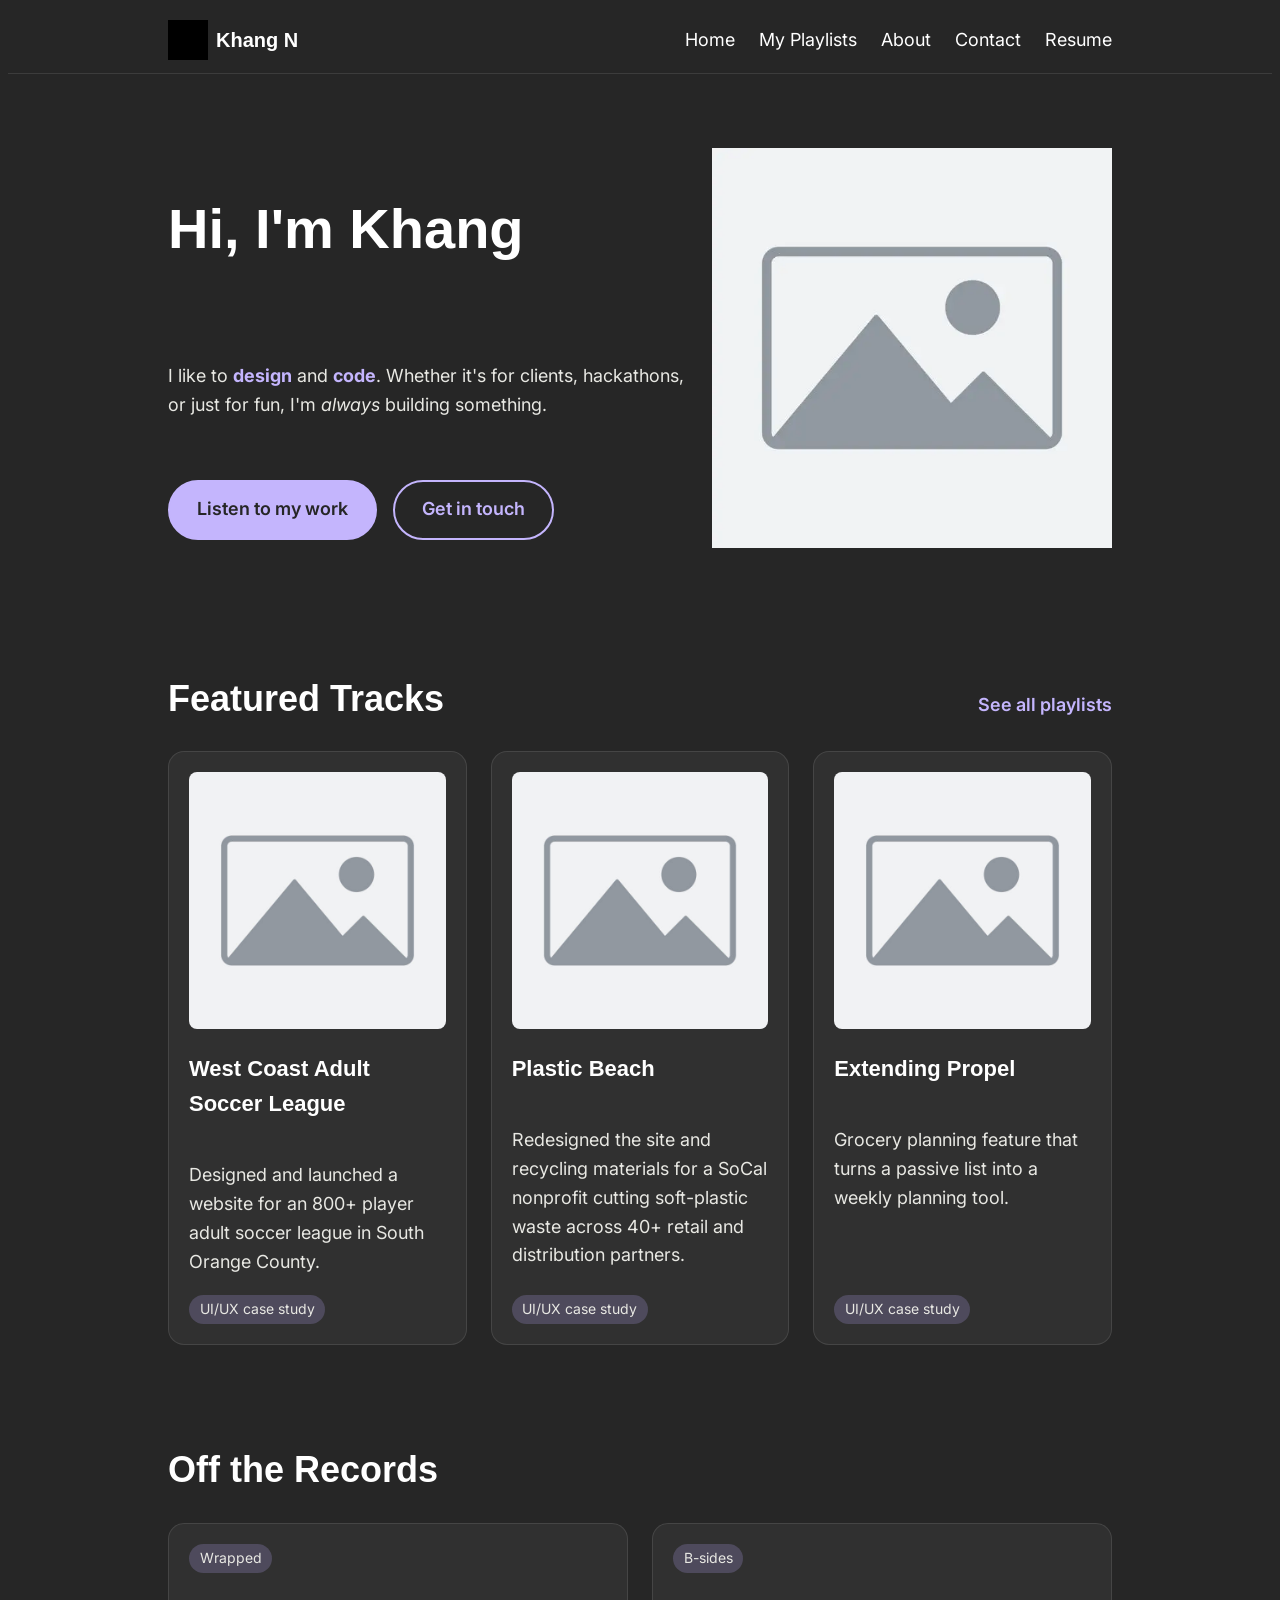
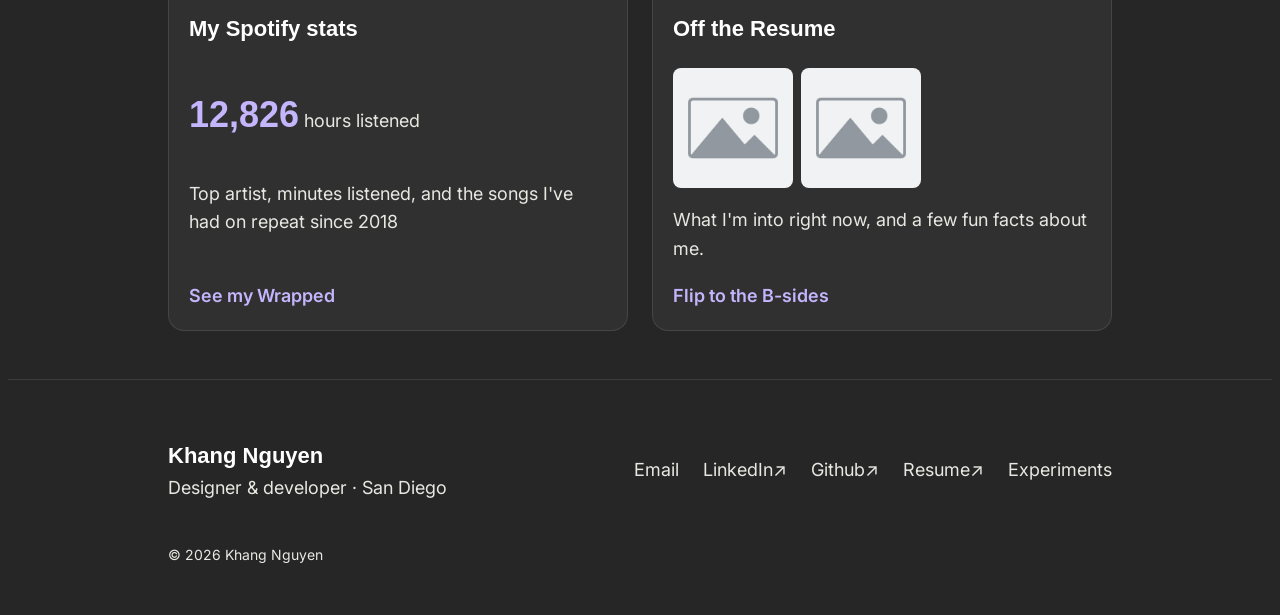
<file: index.html>
<!doctype html>
<html lang="en">
  <head>
    <meta charset="UTF-8" />
    <meta name="viewport" content="width=device-width, initial-scale=1.0" />
    <meta
      name="description"
      content="Khang Nguyen is a developer and designer in San Diego. Explore UI/UX case studies, projects, and more."
    />
    <title>Khang Nguyen | Developer &amp; Designer</title>
    <link rel="icon" href="images/favicon.png" type="image/png" />
    <link rel="stylesheet" href="css/styles.css" />
    <script src="js/hello-world.js" defer></script>
  </head>
  <body>
    <header>
      <a href="index.html">
        <svg width="40" height="40" viewBox="0 0 40 40" role="img">
          <title>Khang's logo</title>
          <rect width="40" height="40" fill="black" />
        </svg>
        Khang N
      </a>
      <nav>
        <ul>
          <li>
            <a href="index.html">Home</a>
          </li>
          <li>
            <a href="playlists.html">My Playlists</a>
          </li>
          <li>
            <a href="about.html">About</a>
          </li>
          <li>
            <a href="contact.html">Contact</a>
          </li>
          <li>
            <a href="resume/khangresume.pdf" target="_blank">Resume</a>
          </li>
        </ul>
      </nav>
    </header>
    <main>
      <section class="hero">
        <h1>Hi, I'm Khang</h1>
        <p>
          I like to <strong>design</strong> and <strong>code</strong>. Whether
          it's for clients, hackathons, or just for fun, I'm
          <em>always</em> building something.
        </p>
        <p class="hero-action">
          <a href="playlists.html">Listen to my work</a>
          <a href="contact.html">Get in touch</a>
        </p>
        <picture>
          <source srcset="images/placeholder.webp" type="image/webp" />
          <img
            src="images/placeholder.jpg"
            alt="placeholder image"
            width="400"
            height="400"
          />
        </picture>
      </section>
      <section class="featured">
        <h2>Featured Tracks</h2>
        <a href="playlists.html">See all playlists</a>
        <div class="card-grid">
        <track-card>
          <article>
            <img
              src="images/placeholder.jpg"
              alt="West Coast Adult Soccer League website homepage"
              width="400"
              height="250"
            />
            <h3>
              <a href="case-study-wcasl.html">West Coast Adult Soccer League</a>
            </h3>
            <p>
              Designed and launched a website for an 800+ player adult soccer
              league in South Orange County.
            </p>
            <span>UI/UX case study</span>
          </article>
        </track-card>

        <track-card>
          <article>
            <img
              src="images/placeholder.jpg"
              alt="Plastic Beach website homepage"
              width="400"
              height="250"
            />
            <h3>
              <a href="case-study-plastic-beach.html">Plastic Beach</a>
            </h3>
            <p>
              Redesigned the site and recycling materials for a SoCal nonprofit
              cutting soft-plastic waste across 40+ retail and distribution
              partners.
            </p>
            <span>UI/UX case study</span>
          </article>
        </track-card>

        <track-card>
          <article>
            <img
              src="images/placeholder.jpg"
              alt="Propel redesigned homepage"
              width="400"
              height="250"
            />
            <h3>
              <a href="case-study-propel.html">Extending Propel</a>
            </h3>
            <p>
              Grocery planning feature that turns a passive list into a weekly
              planning tool.
            </p>
            <span>UI/UX case study</span>
          </article>
        </track-card>
        </div>
      </section>

      <section class="records">
        <h2>Off the Records</h2>
        <article>
          <span>Wrapped</span>
          <h3>My Spotify stats</h3>
          <p><strong>12,826</strong> hours listened</p>
          <p>
            Top artist, minutes listened, and the songs I've had on repeat since
            2018
          </p>
          <a href="wrapped.html">See my Wrapped</a>
        </article>

        <article>
          <span>B-sides</span>
          <h3>Off the Resume</h3>
          <div class="photos">
          <img
            src="images/placeholder.jpg"
            alt="Khang taking pictures"
            width="120"
            height="120"
          />
          <img
            src="images/placeholder.jpg"
            alt="Khang rock climbing"
            width="120"
            height="120"
          />
          </div>
          <p>What I'm into right now, and a few fun facts about me.</p>
          <a href="b-sides.html">Flip to the B-sides</a>
        </article>
      </section>
    </main>
    <footer>
      <p>
        <b>Khang Nguyen</b> <br />
        Designer &amp; developer &middot; San Diego
      </p>
      <ul>
        <li><a href="mailto:khn042@ucsd.edu">Email</a></li>
        <li>
          <a href="https://www.linkedin.com/in/khangnguyen05" target="_blank"
            >LinkedIn</a
          >
        </li>
        <li><a href="https://github.com/khanggn" target="_blank">Github</a></li>
        <li><a href="resume/khangresume.pdf" target="_blank">Resume</a></li>
        <li><a href="experiments.html">Experiments</a></li>
      </ul>
      <p>&copy; 2026 Khang Nguyen</p>
    </footer>
    <hello-world></hello-world>
    <noscript>
      <p>
        JavaScript is turned off. This site still works, but the demos on the
        Experiments page needs JavaScript to run.
      </p>
    </noscript>
  </body>
</html>
</file>
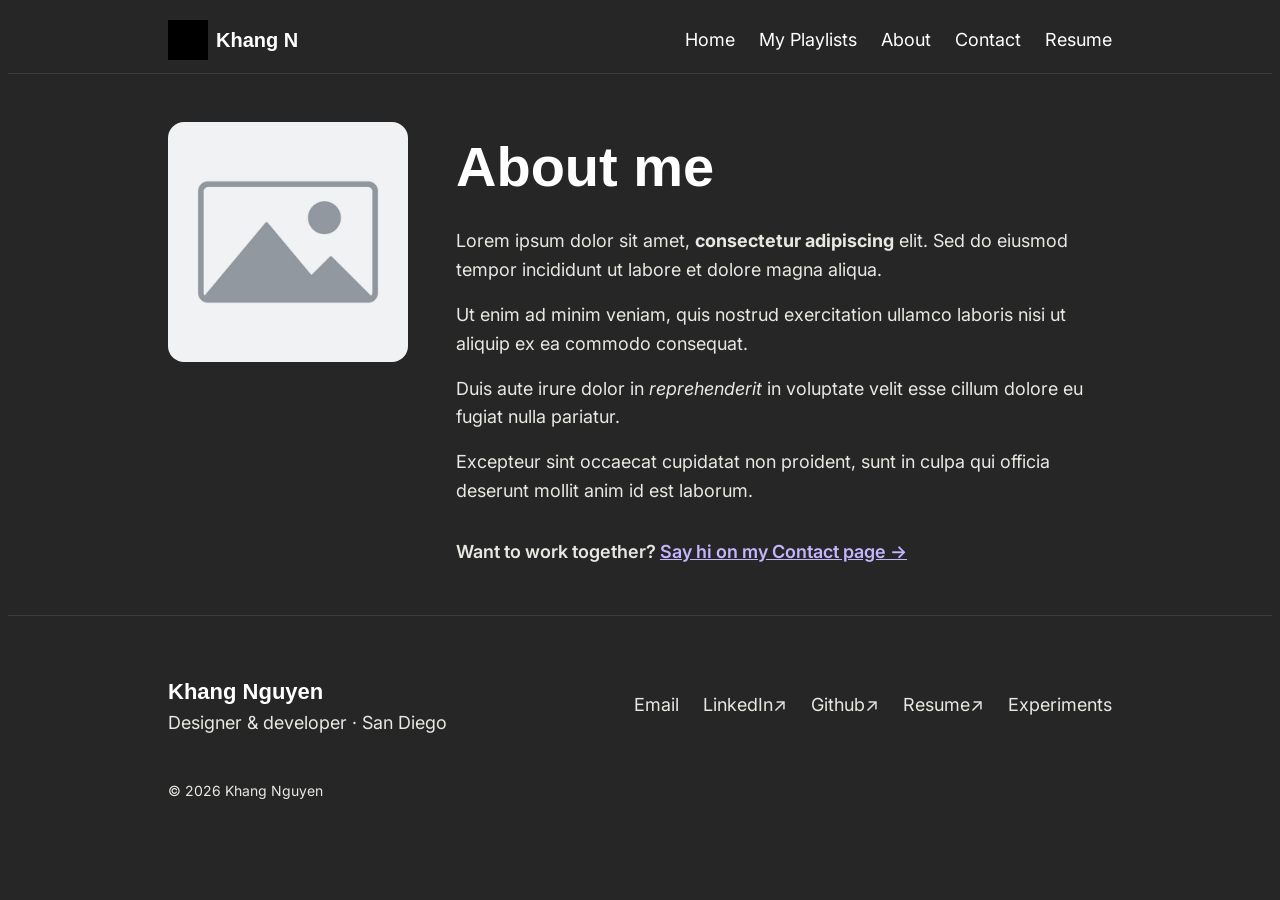
<file: about.html>
<!doctype html>
<html lang="en">
  <head>
    <meta charset="UTF-8" />
    <meta name="viewport" content="width=device-width, initial-scale=1.0" />
    <meta
      name="description"
      content="About Khang Nguyen, a developer and designer in San Diego who works between design and development."
    />
    <title>About | Khang Nguyen</title>
    <link rel="icon" href="images/favicon.png" type="image/png" />
    <link rel="stylesheet" href="css/styles.css"/>
  </head>
  <body>
    <header>
      <a href="index.html">
        <svg width="40" height="40" viewBox="0 0 40 40" role="img">
          <title>Khang's logo</title>
          <rect width="40" height="40" fill="black" />
        </svg>
        Khang N
      </a>
      <nav>
        <ul>
          <li>
            <a href="index.html">Home</a>
          </li>
          <li>
            <a href="playlists.html">My Playlists</a>
          </li>
          <li>
            <a href="about.html">About</a>
          </li>
          <li>
            <a href="contact.html">Contact</a>
          </li>
          <li>
            <a href="resume/khangresume.pdf" target="_blank">Resume</a>
          </li>
        </ul>
      </nav>
    </header>
    <main>
      <section class="about">
        <img
          src="images/placeholder.jpg"
          alt="Headshot of Khang Nguyen"
          width="300"
          height="300"
        />
        <h1>About me</h1>
        <p>
          Lorem ipsum dolor sit amet, <strong>consectetur adipiscing</strong>
          elit. Sed do eiusmod tempor incididunt ut labore et dolore magna
          aliqua.
        </p>
        <p>
          Ut enim ad minim veniam, quis nostrud exercitation ullamco laboris
          nisi ut aliquip ex ea commodo consequat.
        </p>
        <p>
          Duis aute irure dolor in <em>reprehenderit</em> in voluptate velit
          esse cillum dolore eu fugiat nulla pariatur.
        </p>
        <p>
          Excepteur sint occaecat cupidatat non proident, sunt in culpa qui
          officia deserunt mollit anim id est laborum.
        </p>
        <p>
          Want to work together?
          <a href="contact.html">Say hi on my Contact page &rarr;</a>
        </p>
      </section>
    </main>
    <footer>
      <p>
        <b>Khang Nguyen</b> <br />
        Designer &amp; developer &middot; San Diego
      </p>
      <ul>
        <li><a href="mailto:khn042@ucsd.edu">Email</a></li>
        <li>
          <a href="https://www.linkedin.com/in/khangnguyen05" target="_blank"
            >LinkedIn</a
          >
        </li>
        <li><a href="https://github.com/khanggn" target="_blank">Github</a></li>
        <li><a href="resume/khangresume.pdf" target="_blank">Resume</a></li>
        <li><a href="experiments.html">Experiments</a></li>
      </ul>
      <p>&copy; 2026 Khang Nguyen</p>
    </footer>
  </body>
</html>
</file>
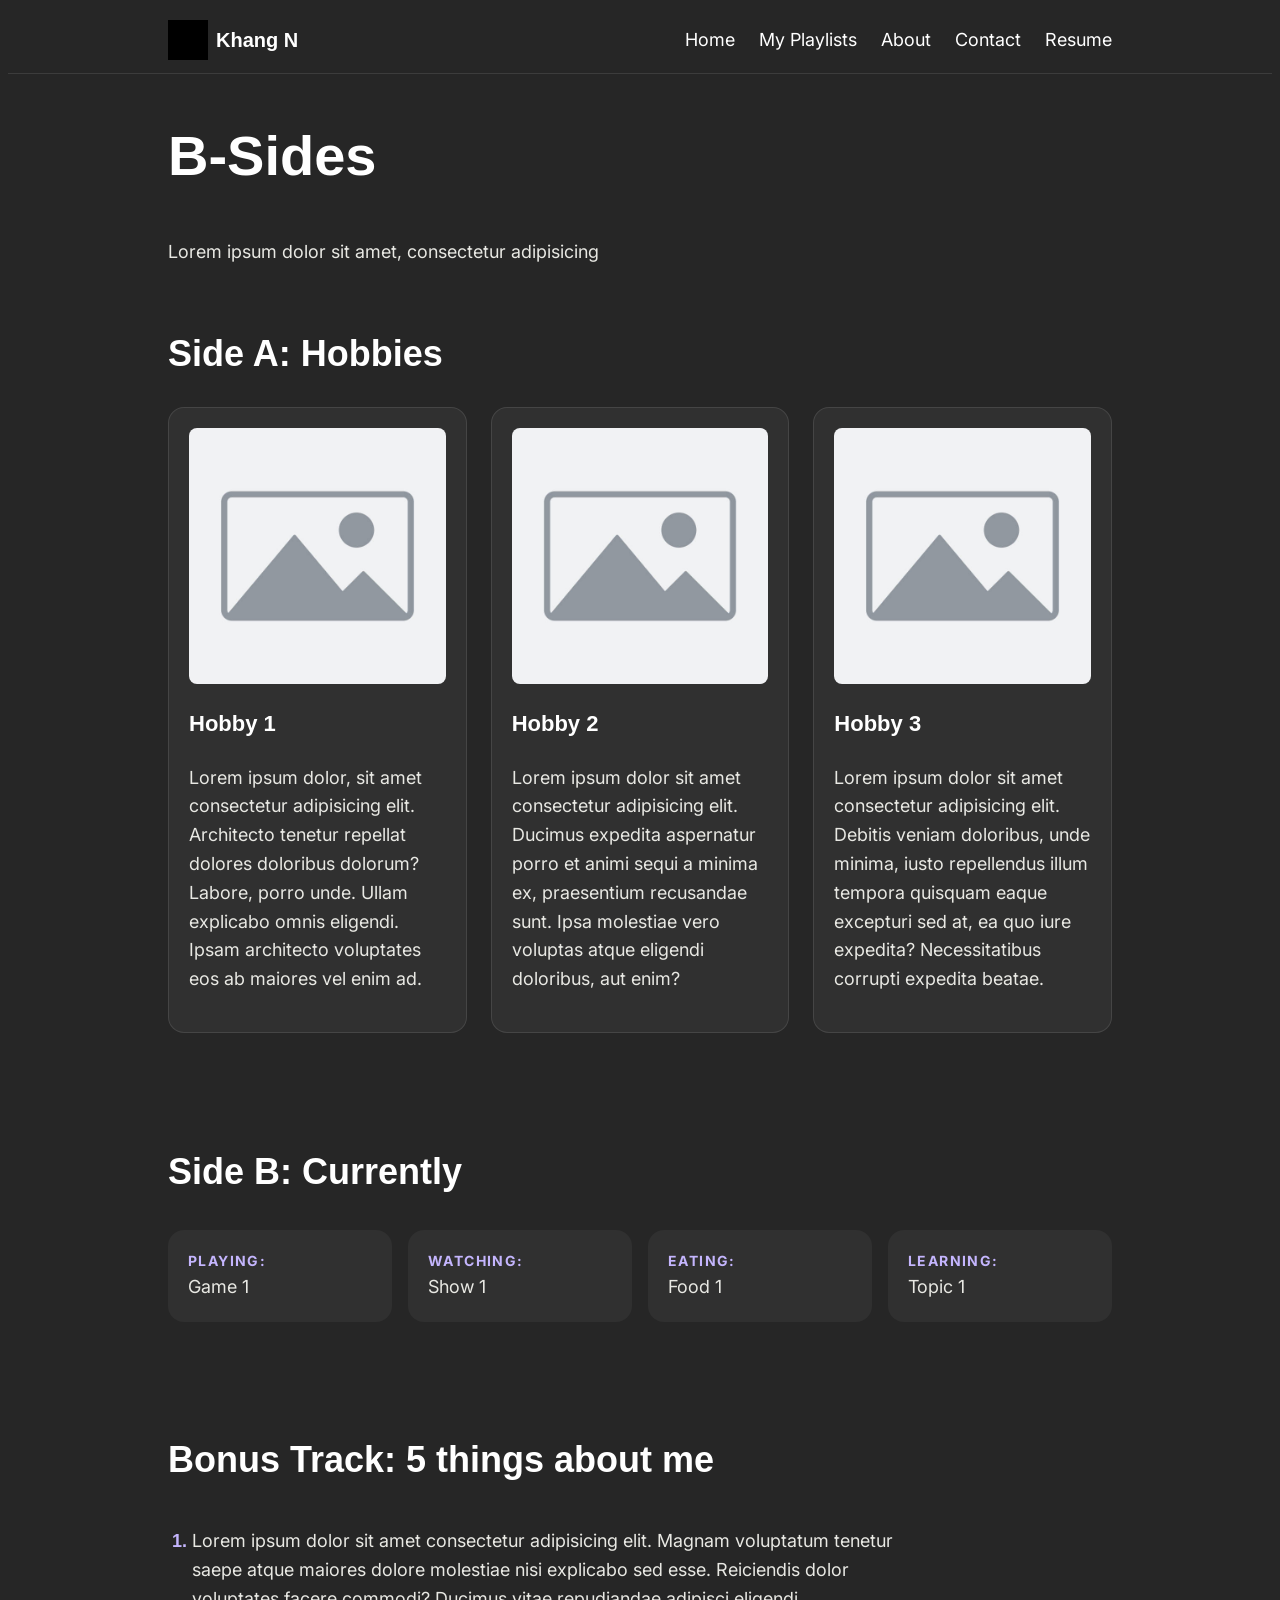
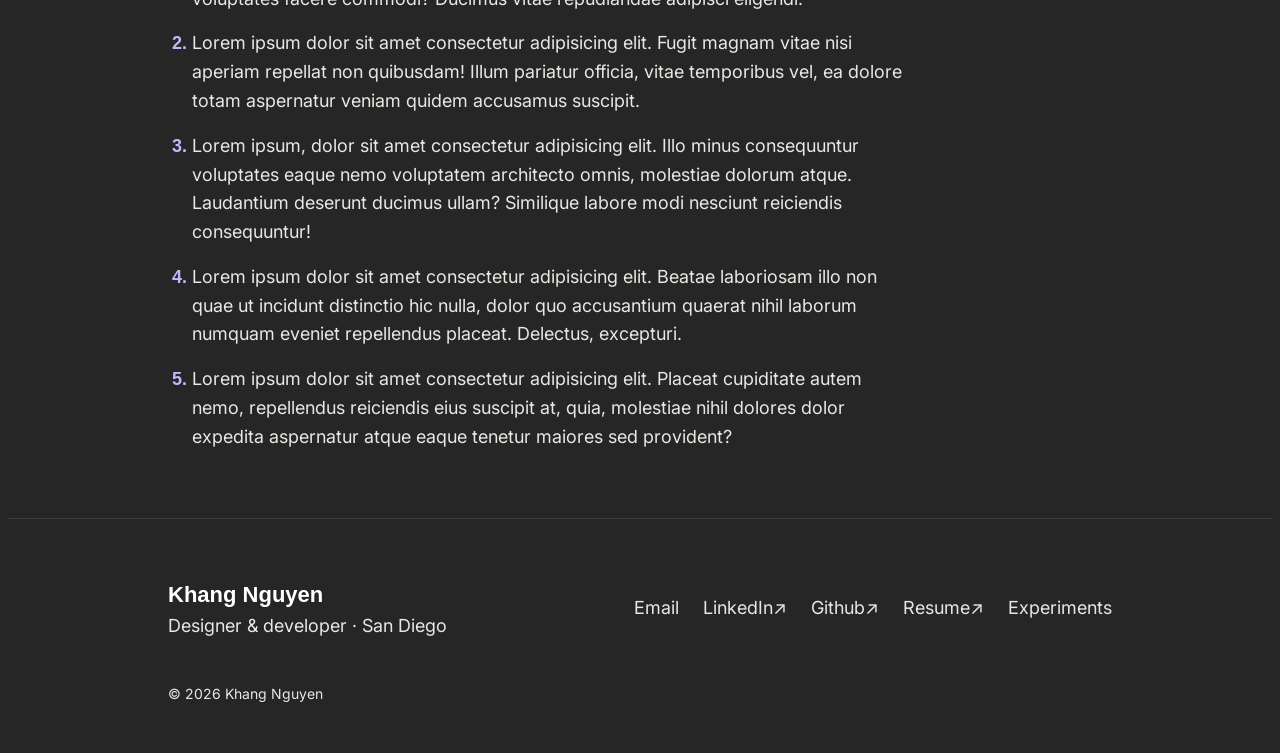
<file: b-sides.html>
<!doctype html>
<html lang="en">
  <head>
    <meta charset="UTF-8" />
    <meta name="viewport" content="width=device-width, initial-scale=1.0" />
    <meta name="description" content="The tracks that didn't make the resume" />
    <title>B-Sides | Khang Nguyen</title>
    <link rel="icon" href="images/favicon.png" type="image/png" />
    <link rel="stylesheet" href="css/styles.css"/>
  </head>
  <body>
    <header>
      <a href="index.html">
        <svg width="40" height="40" viewBox="0 0 40 40" role="img">
          <title>Khang's logo</title>
          <rect width="40" height="40" fill="black" />
        </svg>
        Khang N
      </a>
      <nav>
        <ul>
          <li>
            <a href="index.html">Home</a>
          </li>
          <li>
            <a href="playlists.html">My Playlists</a>
          </li>
          <li>
            <a href="about.html">About</a>
          </li>
          <li>
            <a href="contact.html">Contact</a>
          </li>
          <li>
            <a href="resume/khangresume.pdf" target="_blank">Resume</a>
          </li>
        </ul>
      </nav>
    </header>
    <main>
      <h1>B-Sides</h1>
      <p>Lorem ipsum dolor sit amet, consectetur adipisicing</p>
      <section class="hobbies">
        <h2>Side A: Hobbies</h2>
        <article>
          <img
            src="images/placeholder.jpg"
            alt="Hobby 1"
            width="200"
            height="150"
          />
          <h3>Hobby 1</h3>
          <p>
            Lorem ipsum dolor, sit amet consectetur adipisicing elit. Architecto
            tenetur repellat dolores doloribus dolorum? Labore, porro unde.
            Ullam explicabo omnis eligendi. Ipsam architecto voluptates eos ab
            maiores vel enim ad.
          </p>
        </article>
        <article>
          <img
            src="images/placeholder.jpg"
            alt="Hobby 2"
            width="200"
            height="150"
          />
          <h3>Hobby 2</h3>
          <p>
            Lorem ipsum dolor sit amet consectetur adipisicing elit. Ducimus
            expedita aspernatur porro et animi sequi a minima ex, praesentium
            recusandae sunt. Ipsa molestiae vero voluptas atque eligendi
            doloribus, aut enim?
          </p>
        </article>
        <article>
          <img
            src="images/placeholder.jpg"
            alt="Hobby 3"
            width="200"
            height="150"
          />
          <h3>Hobby 3</h3>
          <p>
            Lorem ipsum dolor sit amet consectetur adipisicing elit. Debitis
            veniam doloribus, unde minima, iusto repellendus illum tempora
            quisquam eaque excepturi sed at, ea quo iure expedita?
            Necessitatibus corrupti expedita beatae.
          </p>
        </article>
      </section>
      <section class="currently">
        <h2>Side B: Currently</h2>
        <ul>
          <li><b>Playing:</b> Game 1</li>
          <li><b>Watching:</b> Show 1</li>
          <li><b>Eating:</b> Food 1</li>
          <li><b>Learning:</b> Topic 1</li>
        </ul>
      </section>
      <section class="fun-facts">
        <h2>Bonus Track: 5 things about me</h2>
        <ol>
          <li>
            Lorem ipsum dolor sit amet consectetur adipisicing elit. Magnam
            voluptatum tenetur saepe atque maiores dolore molestiae nisi
            explicabo sed esse. Reiciendis dolor voluptates facere commodi?
            Ducimus vitae repudiandae adipisci eligendi.
          </li>
          <li>
            Lorem ipsum dolor sit amet consectetur adipisicing elit. Fugit
            magnam vitae nisi aperiam repellat non quibusdam! Illum pariatur
            officia, vitae temporibus vel, ea dolore totam aspernatur veniam
            quidem accusamus suscipit.
          </li>
          <li>
            Lorem ipsum, dolor sit amet consectetur adipisicing elit. Illo minus
            consequuntur voluptates eaque nemo voluptatem architecto omnis,
            molestiae dolorum atque. Laudantium deserunt ducimus ullam?
            Similique labore modi nesciunt reiciendis consequuntur!
          </li>
          <li>
            Lorem ipsum dolor sit amet consectetur adipisicing elit. Beatae
            laboriosam illo non quae ut incidunt distinctio hic nulla, dolor quo
            accusantium quaerat nihil laborum numquam eveniet repellendus
            placeat. Delectus, excepturi.
          </li>
          <li>
            Lorem ipsum dolor sit amet consectetur adipisicing elit. Placeat
            cupiditate autem nemo, repellendus reiciendis eius suscipit at,
            quia, molestiae nihil dolores dolor expedita aspernatur atque eaque
            tenetur maiores sed provident?
          </li>
        </ol>
      </section>
    </main>
    <footer>
      <p>
        <b>Khang Nguyen</b> <br />
        Designer &amp; developer &middot; San Diego
      </p>
      <ul>
        <li><a href="mailto:khn042@ucsd.edu">Email</a></li>
        <li>
          <a href="https://www.linkedin.com/in/khangnguyen05" target="_blank"
            >LinkedIn</a
          >
        </li>
        <li><a href="https://github.com/khanggn" target="_blank">Github</a></li>
        <li><a href="resume/khangresume.pdf" target="_blank">Resume</a></li>
        <li><a href="experiments.html">Experiments</a></li>
      </ul>
      <p>&copy; 2026 Khang Nguyen</p>
    </footer>
  </body>
</html>
</file>
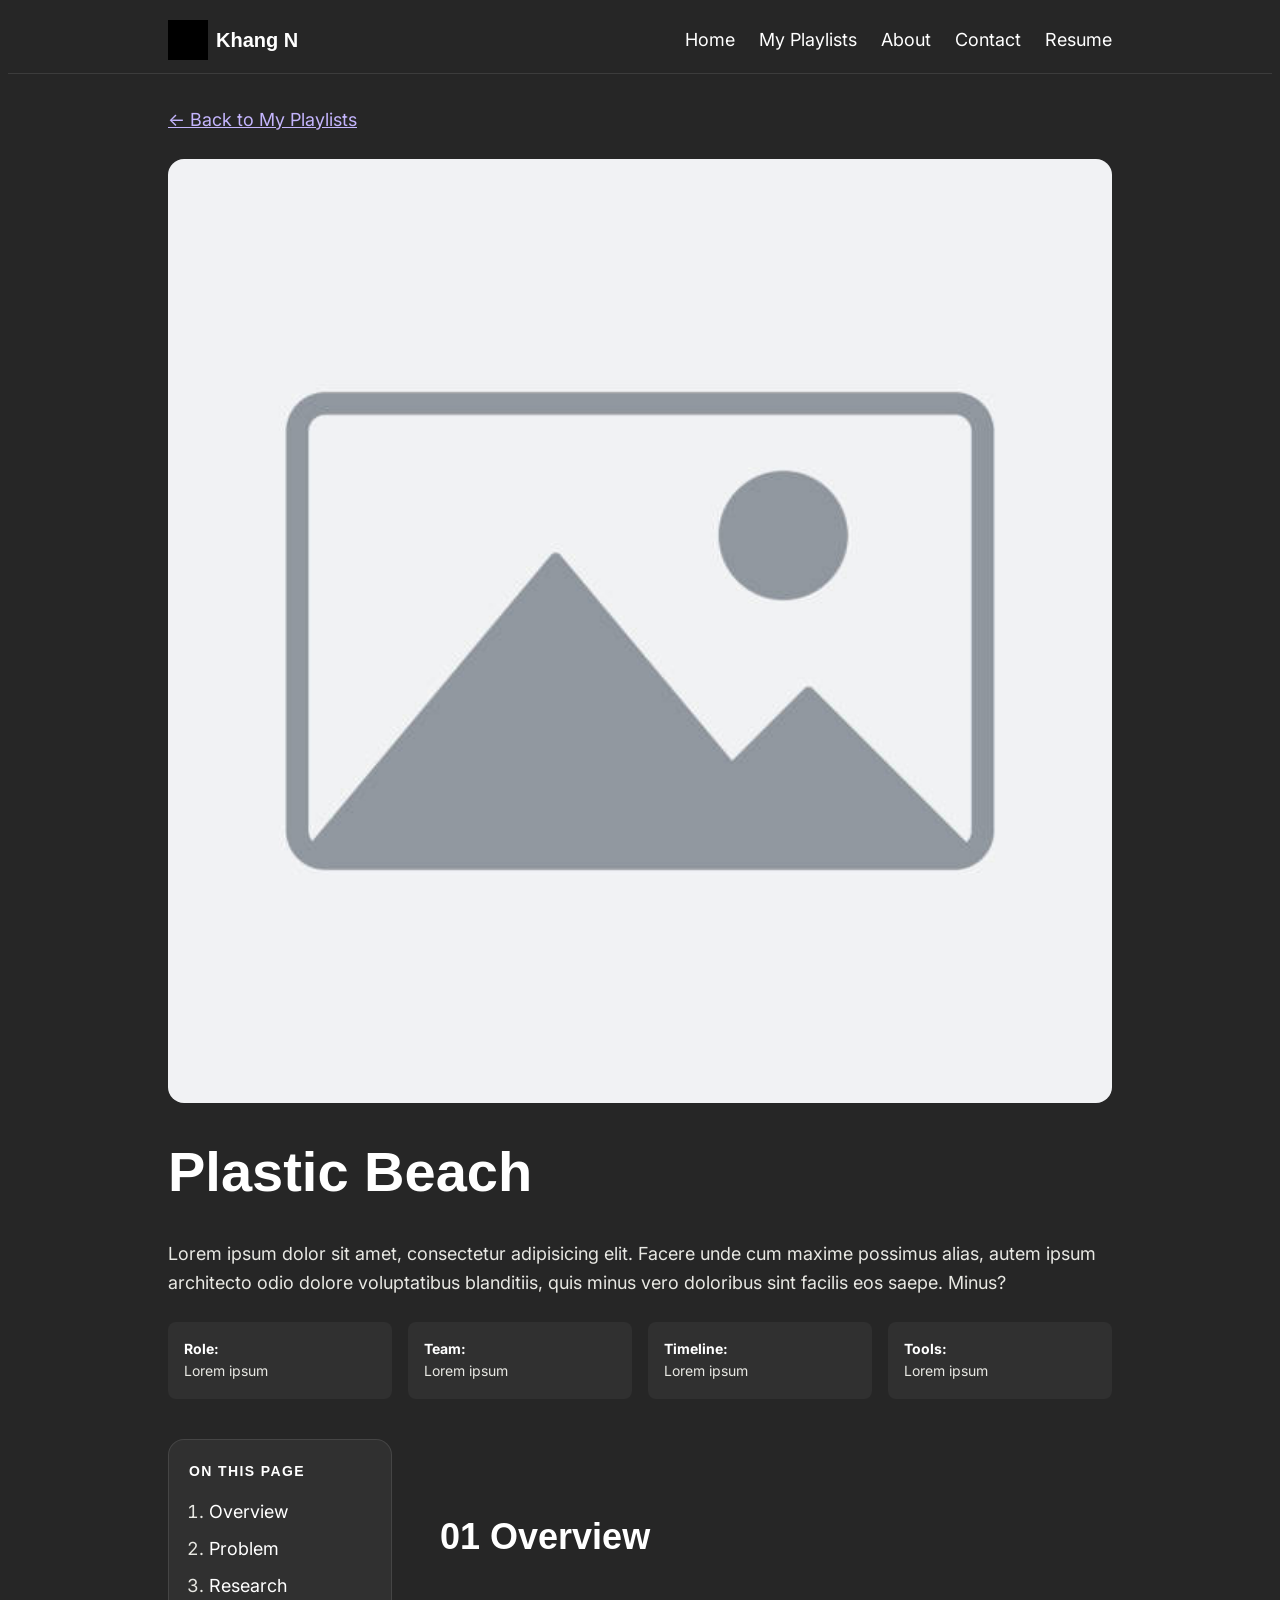
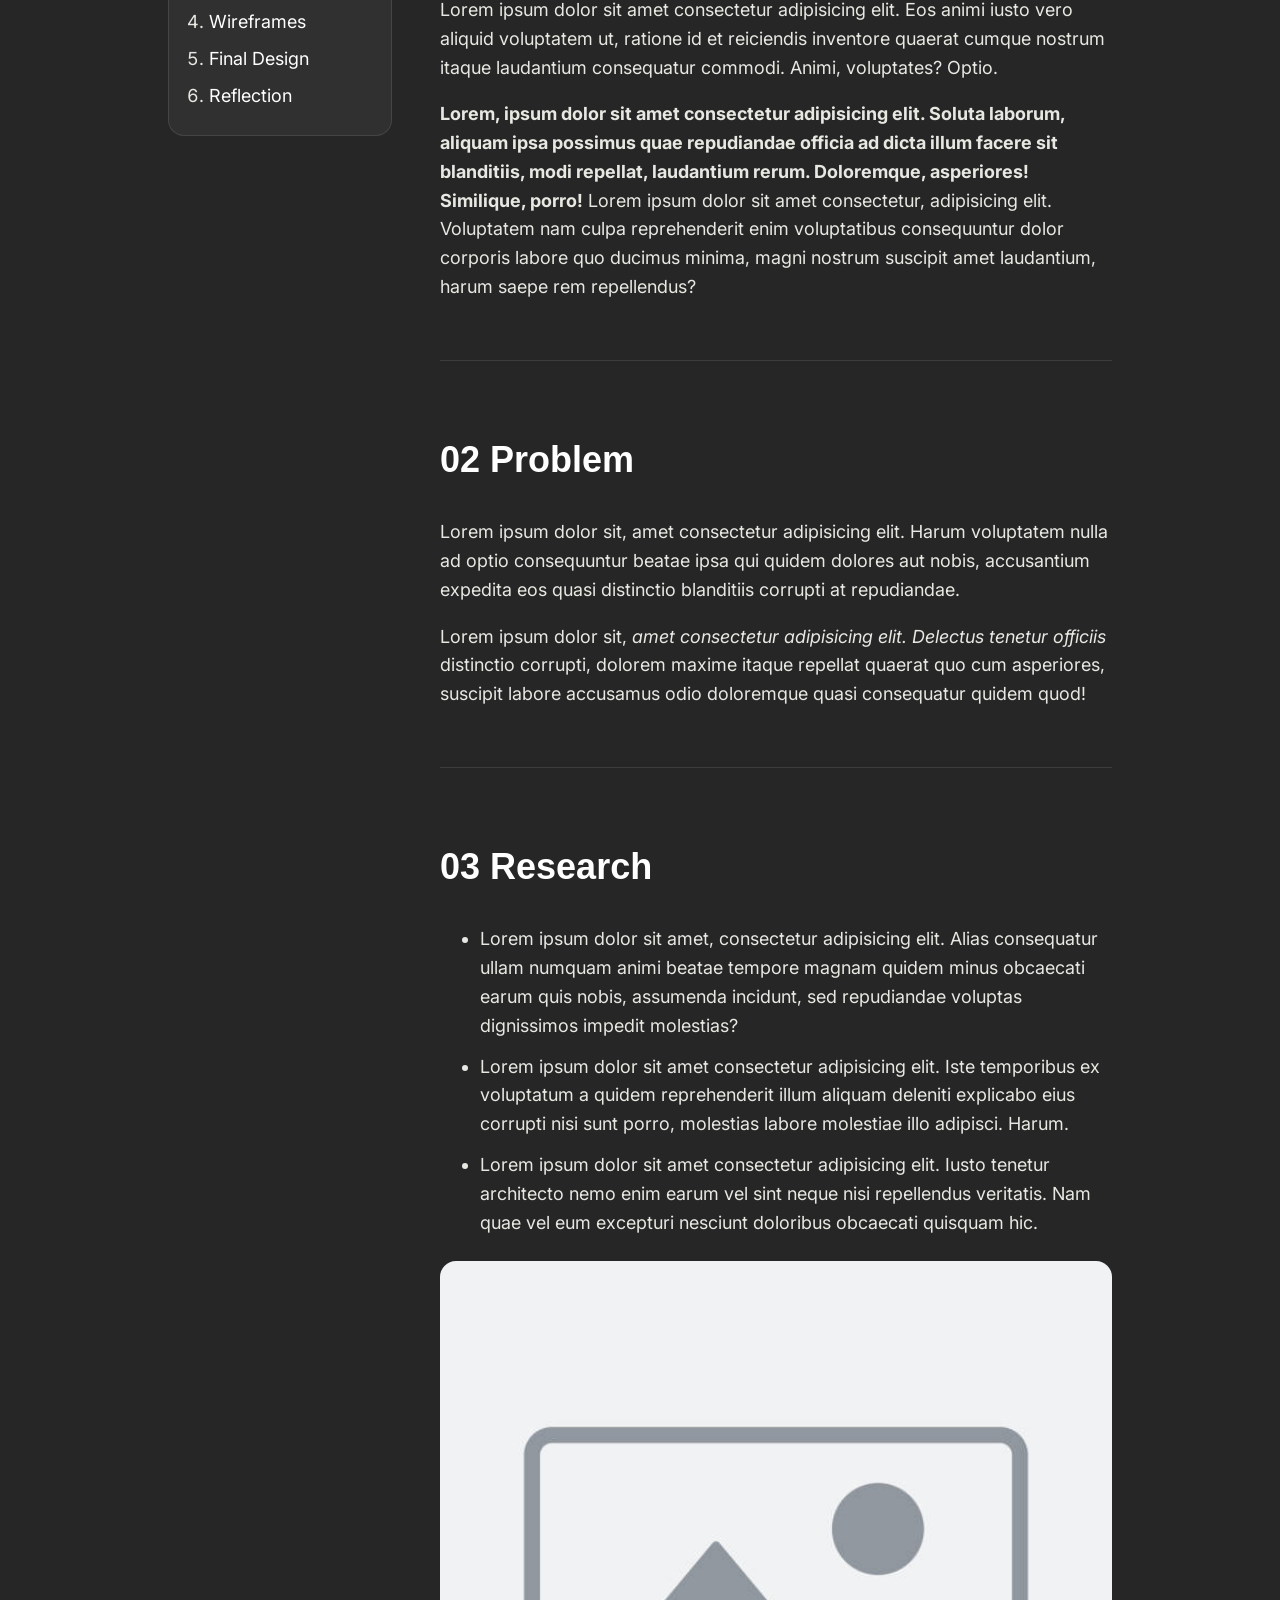
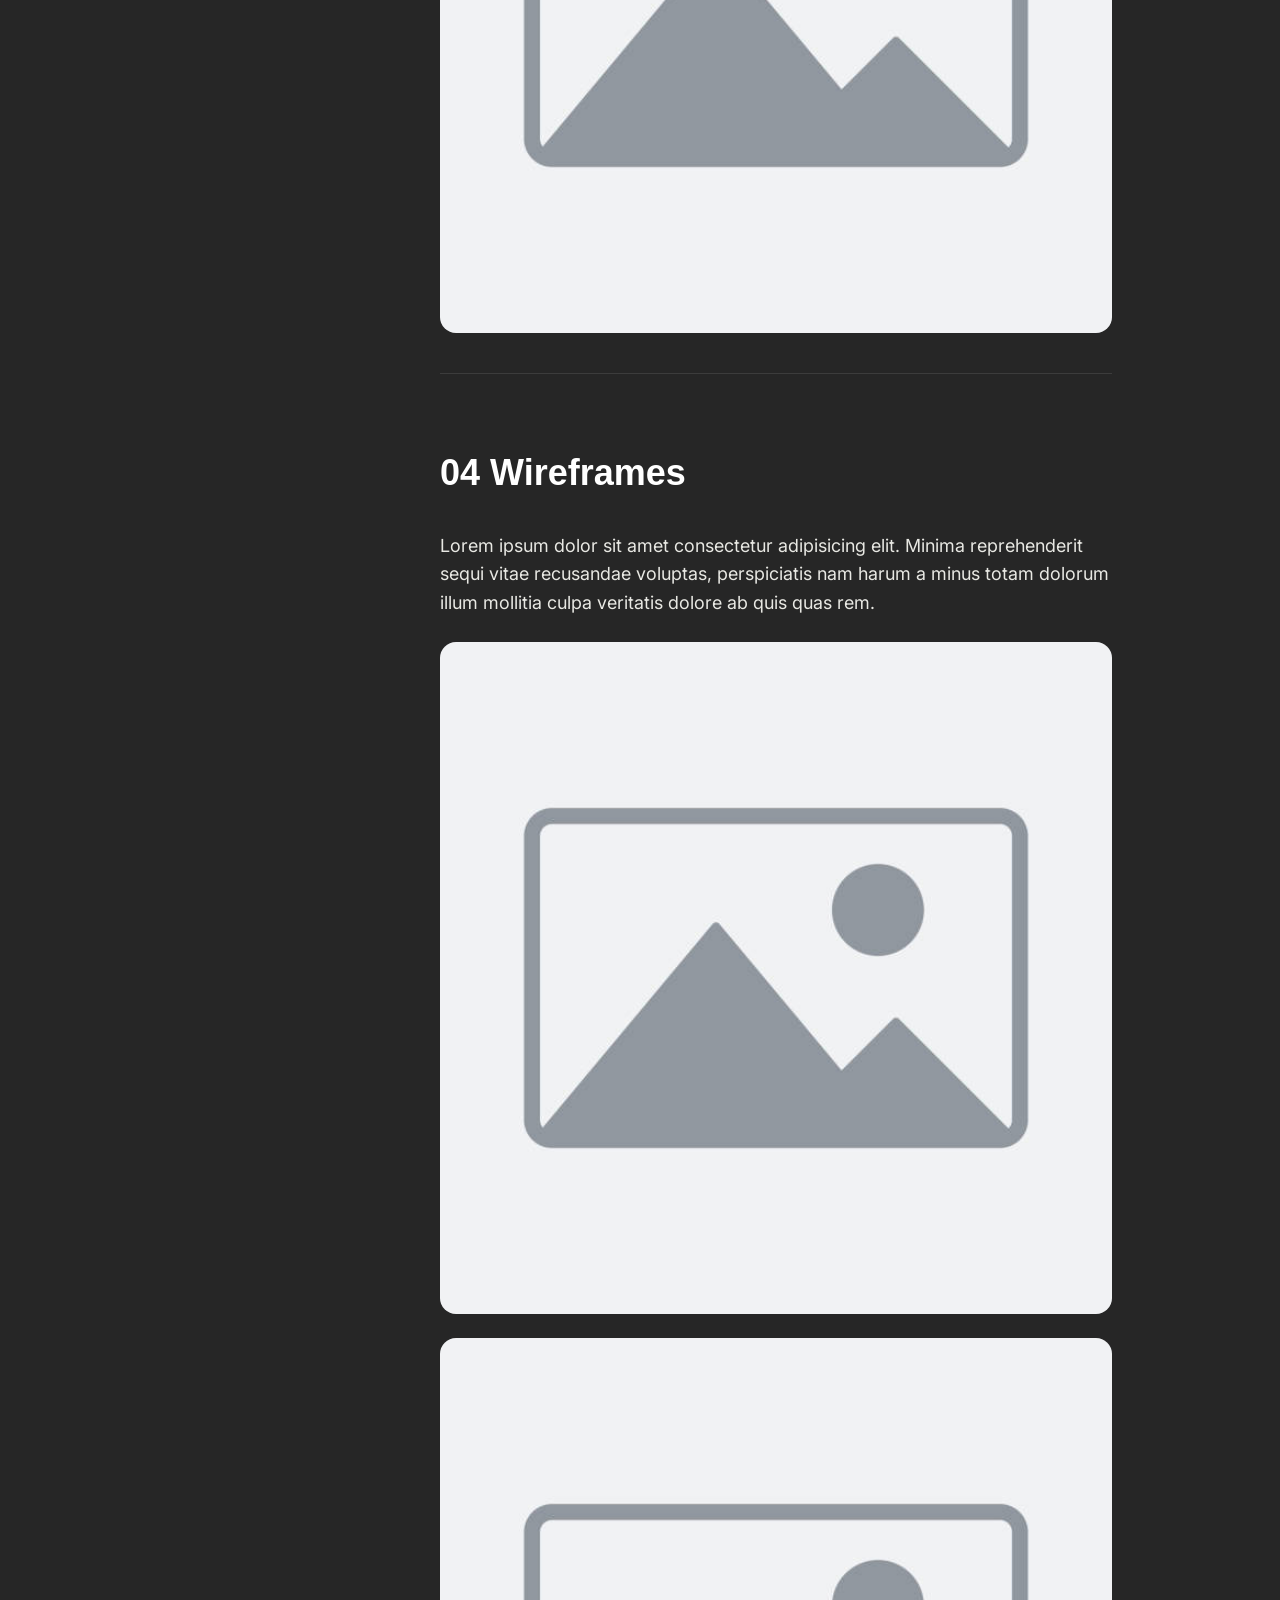
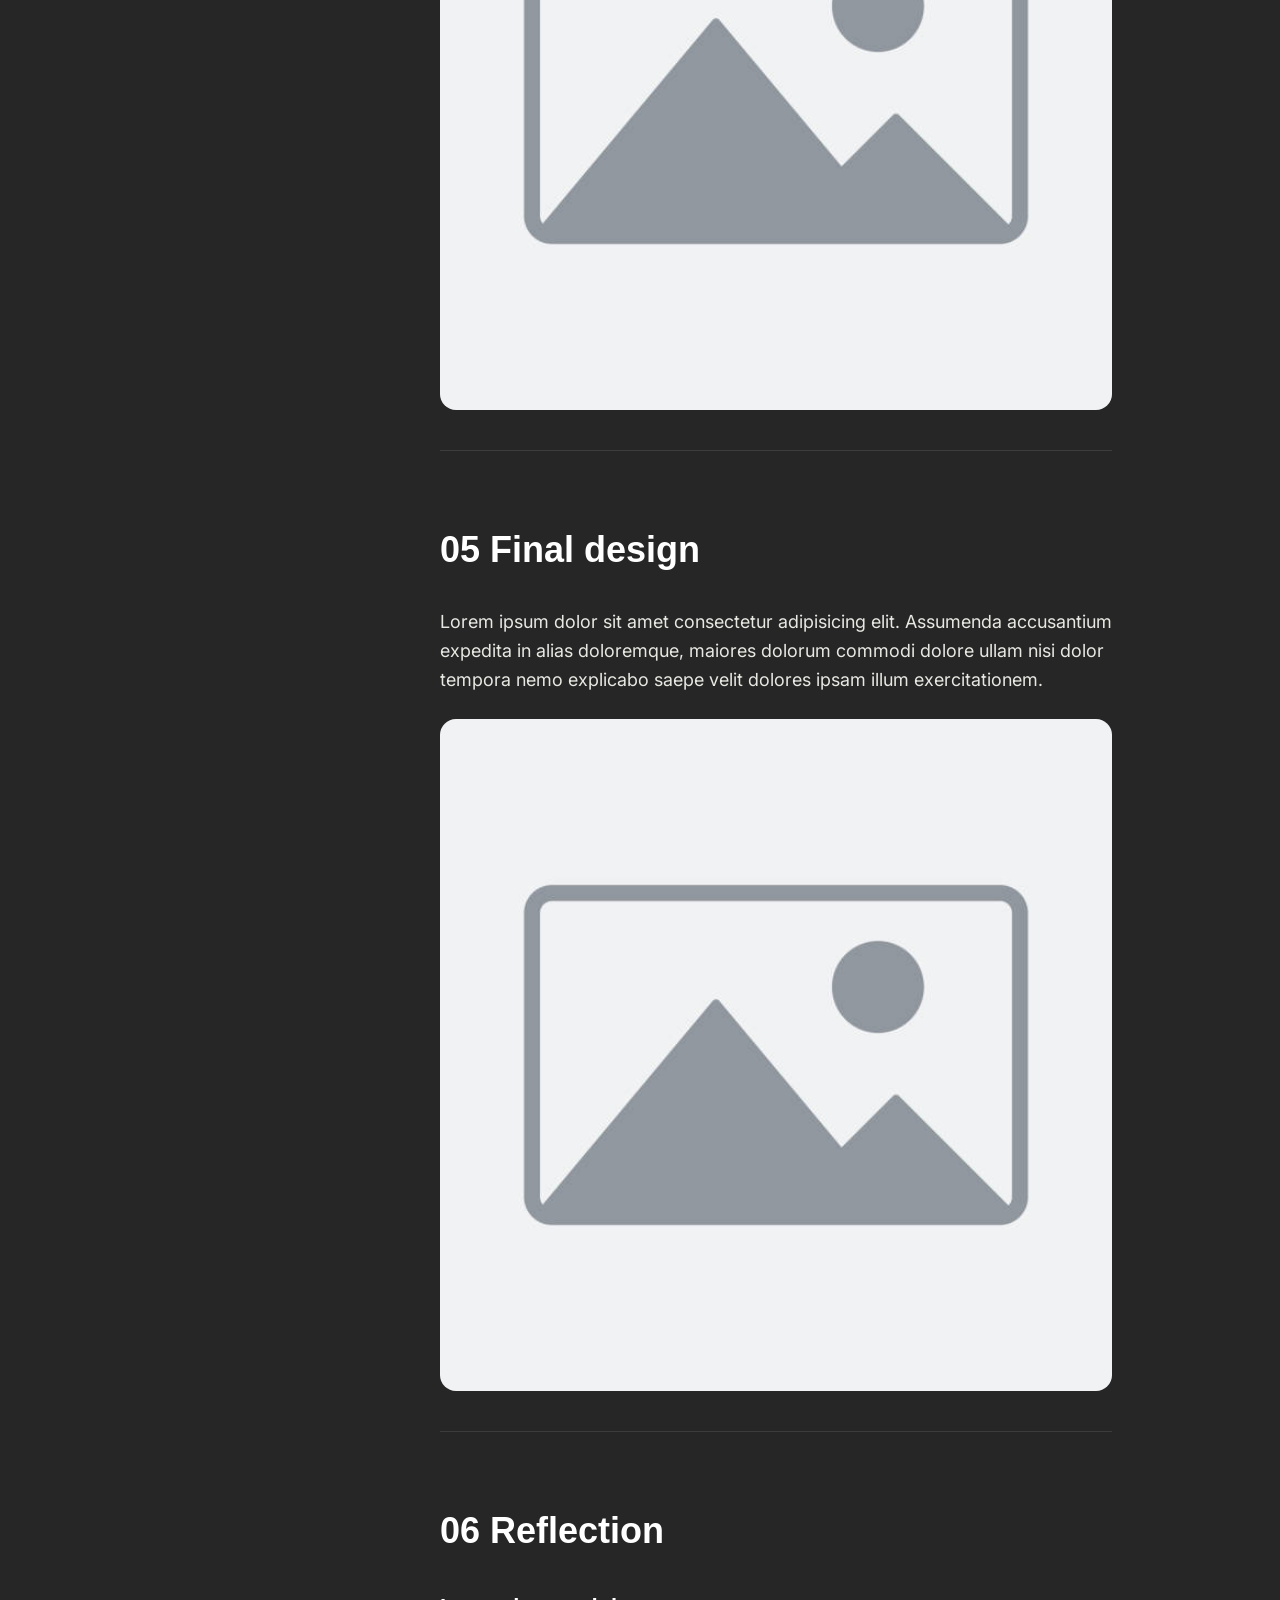
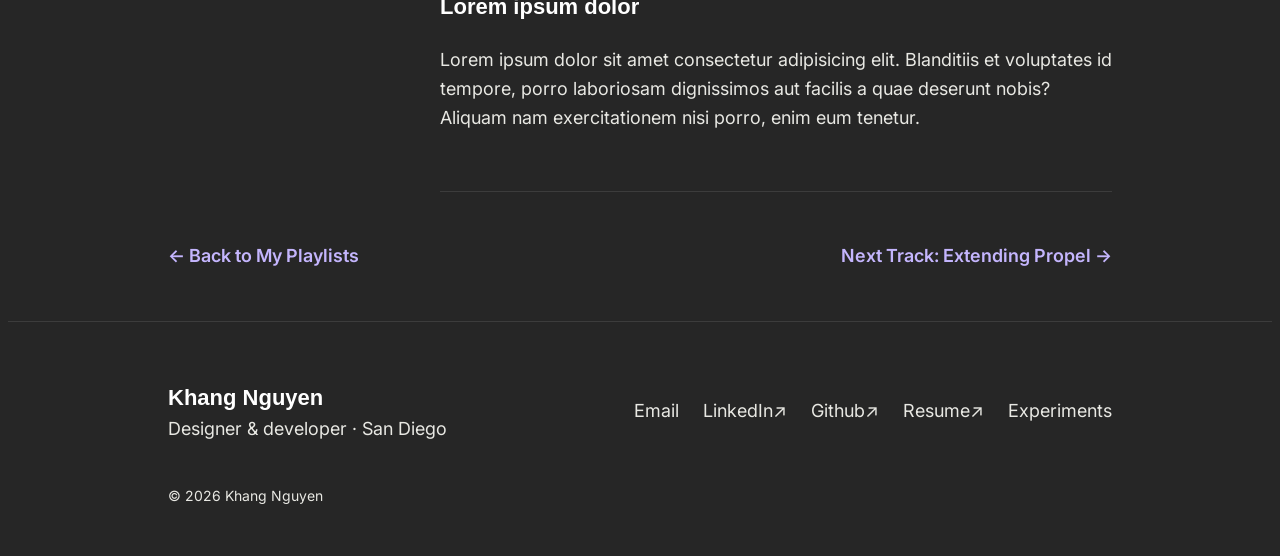
<file: case-study-plastic-beach.html>
<!doctype html>
<html lang="en">
  <head>
    <meta charset="UTF-8" />
    <meta name="viewport" content="width=device-width, initial-scale=1.0" />
    <meta
      name="description"
      content="Case study: how Khang redesigned the website and recycling materials for Plastic Beach, a SoCal nonprofit reducing soft-plastic waste."
    />
    <title>Plastic Beach Case Study | Khang Nguyen</title>
    <link rel="icon" href="images/favicon.png" type="image/png" />
    <link rel="stylesheet" href="css/styles.css"/>
  </head>
  <body>
    <header>
      <a href="index.html">
        <svg width="40" height="40" viewBox="0 0 40 40" role="img">
          <title>Khang's logo</title>
          <rect width="40" height="40" fill="black" />
        </svg>
        Khang N
      </a>
      <nav>
        <ul>
          <li>
            <a href="index.html">Home</a>
          </li>
          <li>
            <a href="playlists.html">My Playlists</a>
          </li>
          <li>
            <a href="about.html">About</a>
          </li>
          <li>
            <a href="contact.html">Contact</a>
          </li>
          <li>
            <a href="resume/khangresume.pdf" target="_blank">Resume</a>
          </li>
        </ul>
      </nav>
    </header>
    <main>
      <article class="case-study">
        <header>
          <p><a href="playlists.html">&larr; Back to My Playlists</a></p>
          <img
            src="images/placeholder.jpg"
            alt="Placeholder for Plastic Beach project cover image"
            width="400"
            height="250"
          />
          <h1>Plastic Beach</h1>
          <p>
            Lorem ipsum dolor sit amet, consectetur adipisicing elit. Facere
            unde cum maxime possimus alias, autem ipsum architecto odio dolore
            voluptatibus blanditiis, quis minus vero doloribus sint facilis eos
            saepe. Minus?
          </p>
          <ul>
            <li><b>Role:</b> Lorem ipsum</li>
            <li><b>Team:</b> Lorem ipsum</li>
            <li><b>Timeline:</b> Lorem ipsum</li>
            <li><b>Tools:</b> Lorem ipsum</li>
          </ul>
        </header>
        <nav aria-label="Case study sections">
          <h2>On this page</h2>
          <ol>
            <li><a href="#overview">Overview</a></li>
            <li><a href="#problem">Problem</a></li>
            <li><a href="#research">Research</a></li>
            <li><a href="#wireframes">Wireframes</a></li>
            <li><a href="#final-design">Final Design</a></li>
            <li><a href="#reflection">Reflection</a></li>
          </ol>
        </nav>
        <section id="overview">
          <h2>01 Overview</h2>
          <p>
            Lorem ipsum dolor sit amet consectetur adipisicing elit. Eos animi
            iusto vero aliquid voluptatem ut, ratione id et reiciendis inventore
            quaerat cumque nostrum itaque laudantium consequatur commodi. Animi,
            voluptates? Optio.
          </p>
          <p>
            <strong
              >Lorem, ipsum dolor sit amet consectetur adipisicing elit. Soluta
              laborum, aliquam ipsa possimus quae repudiandae officia ad dicta
              illum facere sit blanditiis, modi repellat, laudantium rerum.
              Doloremque, asperiores! Similique, porro!</strong
            >
            Lorem ipsum dolor sit amet consectetur, adipisicing elit. Voluptatem
            nam culpa reprehenderit enim voluptatibus consequuntur dolor
            corporis labore quo ducimus minima, magni nostrum suscipit amet
            laudantium, harum saepe rem repellendus?
          </p>
        </section>
        <section id="problem">
          <h2>02 Problem</h2>
          <p>
            Lorem ipsum dolor sit, amet consectetur adipisicing elit. Harum
            voluptatem nulla ad optio consequuntur beatae ipsa qui quidem
            dolores aut nobis, accusantium expedita eos quasi distinctio
            blanditiis corrupti at repudiandae.
          </p>
          <p>
            Lorem ipsum dolor sit,
            <em
              >amet consectetur adipisicing elit. Delectus tenetur officiis</em
            >
            distinctio corrupti, dolorem maxime itaque repellat quaerat quo cum
            asperiores, suscipit labore accusamus odio doloremque quasi
            consequatur quidem quod!
          </p>
        </section>
        <section id="research">
          <h2>03 Research</h2>
          <ul>
            <li>
              Lorem ipsum dolor sit amet, consectetur adipisicing elit. Alias
              consequatur ullam numquam animi beatae tempore magnam quidem minus
              obcaecati earum quis nobis, assumenda incidunt, sed repudiandae
              voluptas dignissimos impedit molestias?
            </li>
            <li>
              Lorem ipsum dolor sit amet consectetur adipisicing elit. Iste
              temporibus ex voluptatum a quidem reprehenderit illum aliquam
              deleniti explicabo eius corrupti nisi sunt porro, molestias labore
              molestiae illo adipisci. Harum.
            </li>
            <li>
              Lorem ipsum dolor sit amet consectetur adipisicing elit. Iusto
              tenetur architecto nemo enim earum vel sint neque nisi repellendus
              veritatis. Nam quae vel eum excepturi nesciunt doloribus obcaecati
              quisquam hic.
            </li>
          </ul>
          <img
            src="images/placeholder.jpg"
            alt="Placeholder for Plastic Beach user personas"
            width="400"
            height="250"
          />
        </section>
        <section id="wireframes">
          <h2>04 Wireframes</h2>
          <p>
            Lorem ipsum dolor sit amet consectetur adipisicing elit. Minima
            reprehenderit sequi vitae recusandae voluptas, perspiciatis nam
            harum a minus totam dolorum illum mollitia culpa veritatis dolore ab
            quis quas rem.
          </p>
          <img
            src="images/placeholder.jpg"
            alt="placeholder for Plastic Beach lofi wireframes"
            width="400"
            height="250"
          />
          <img
            src="images/placeholder.jpg"
            alt="placeholder for Plastic Beach hifi wireframes"
            width="400"
            height="250"
          />
        </section>
        <section id="final-design">
          <h2>05 Final design</h2>
          <p>
            Lorem ipsum dolor sit amet consectetur adipisicing elit. Assumenda
            accusantium expedita in alias doloremque, maiores dolorum commodi
            dolore ullam nisi dolor tempora nemo explicabo saepe velit dolores
            ipsam illum exercitationem.
          </p>
          <img
            src="images/placeholder.jpg"
            alt="placeholder for Plastic Beach final homepage design"
            width="400"
            height="250"
          />
        </section>
        <section id="reflection">
          <h2>06 Reflection</h2>
          <h3>Lorem ipsum dolor</h3>
          <p>
            Lorem ipsum dolor sit amet consectetur adipisicing elit. Blanditiis
            et voluptates id tempore, porro laboriosam dignissimos aut facilis a
            quae deserunt nobis? Aliquam nam exercitationem nisi porro, enim eum
            tenetur.
          </p>
        </section>
        <footer>
          <p>
            <a href="playlists.html">&larr; Back to My Playlists</a>
            <a href="case-study-propel.html"
              >Next Track: Extending Propel &rarr;</a
            >
          </p>
        </footer>
      </article>
    </main>
    <footer>
      <p>
        <b>Khang Nguyen</b> <br />
        Designer &amp; developer &middot; San Diego
      </p>
      <ul>
        <li><a href="mailto:khn042@ucsd.edu">Email</a></li>
        <li>
          <a href="https://www.linkedin.com/in/khangnguyen05" target="_blank"
            >LinkedIn</a
          >
        </li>
        <li><a href="https://github.com/khanggn" target="_blank">Github</a></li>
        <li><a href="resume/khangresume.pdf" target="_blank">Resume</a></li>
        <li><a href="experiments.html">Experiments</a></li>
      </ul>
      <p>&copy; 2026 Khang Nguyen</p>
    </footer>
  </body>
</html>
</file>
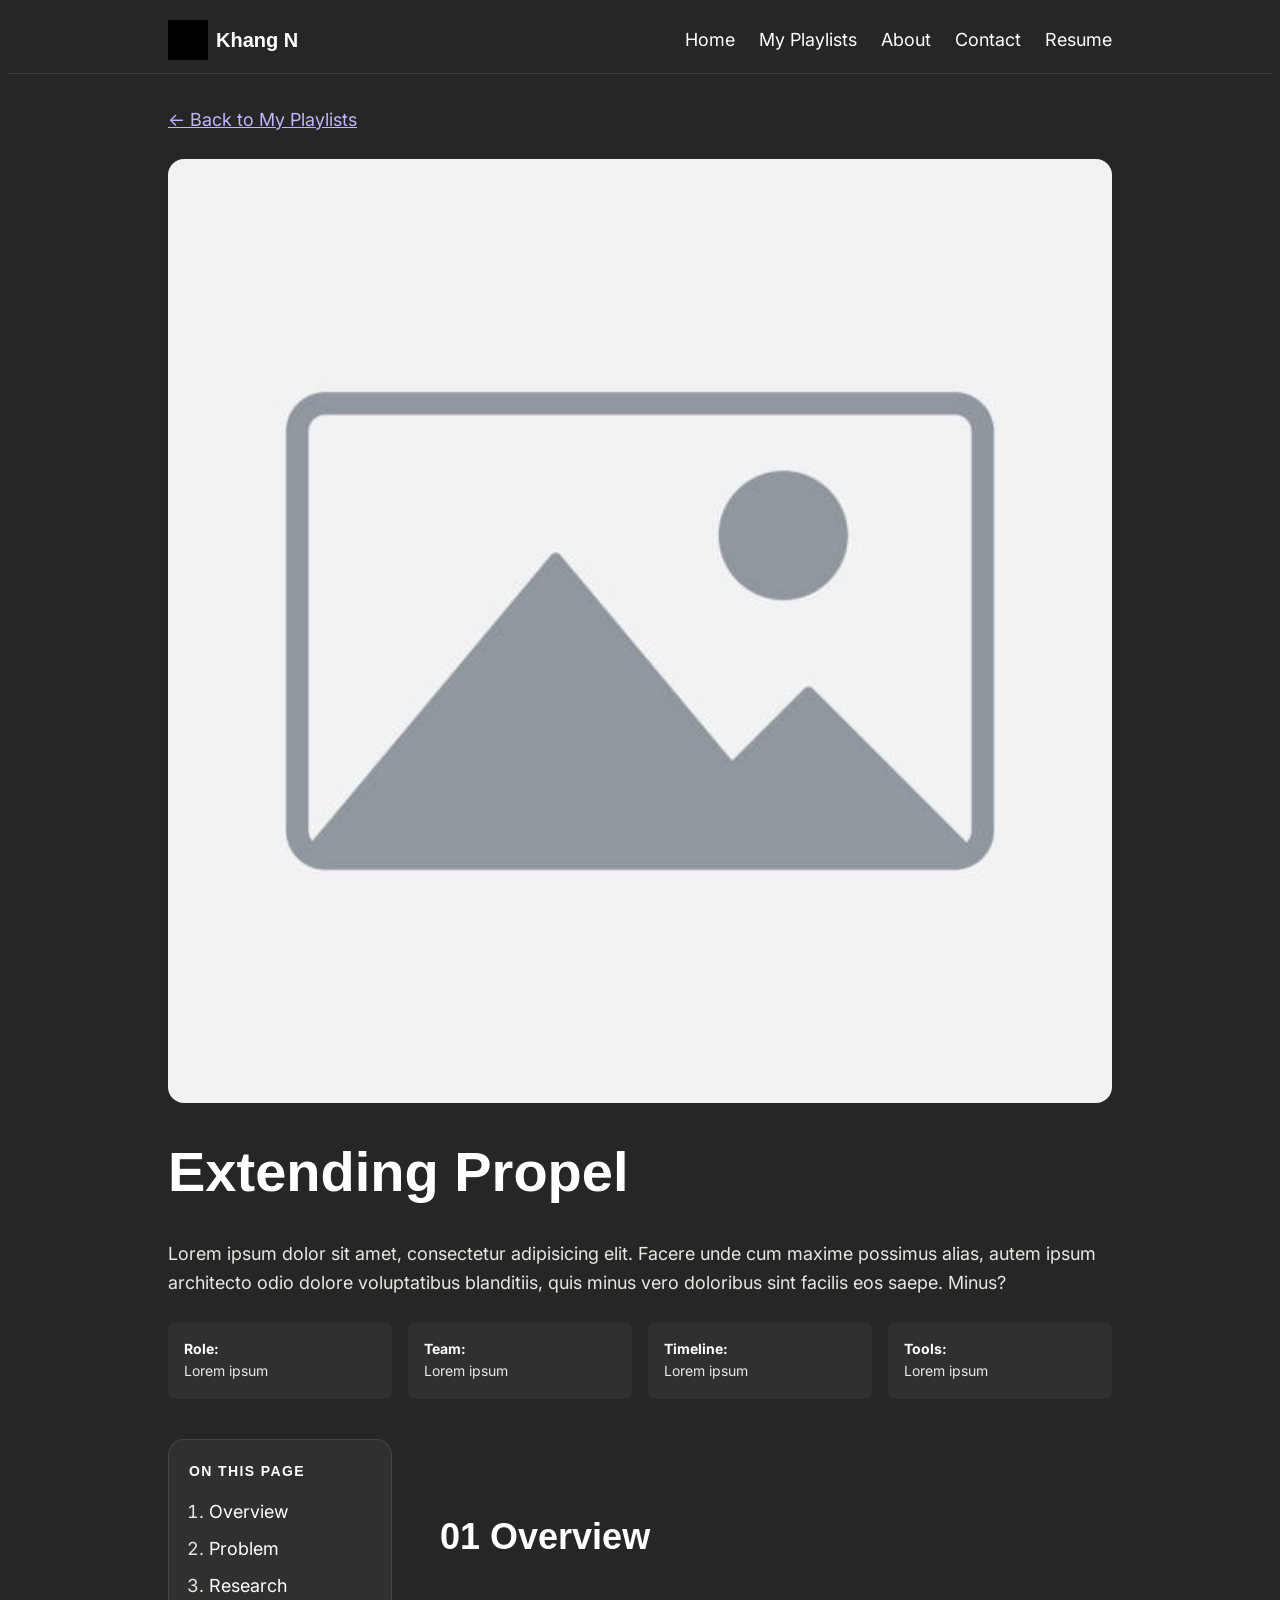
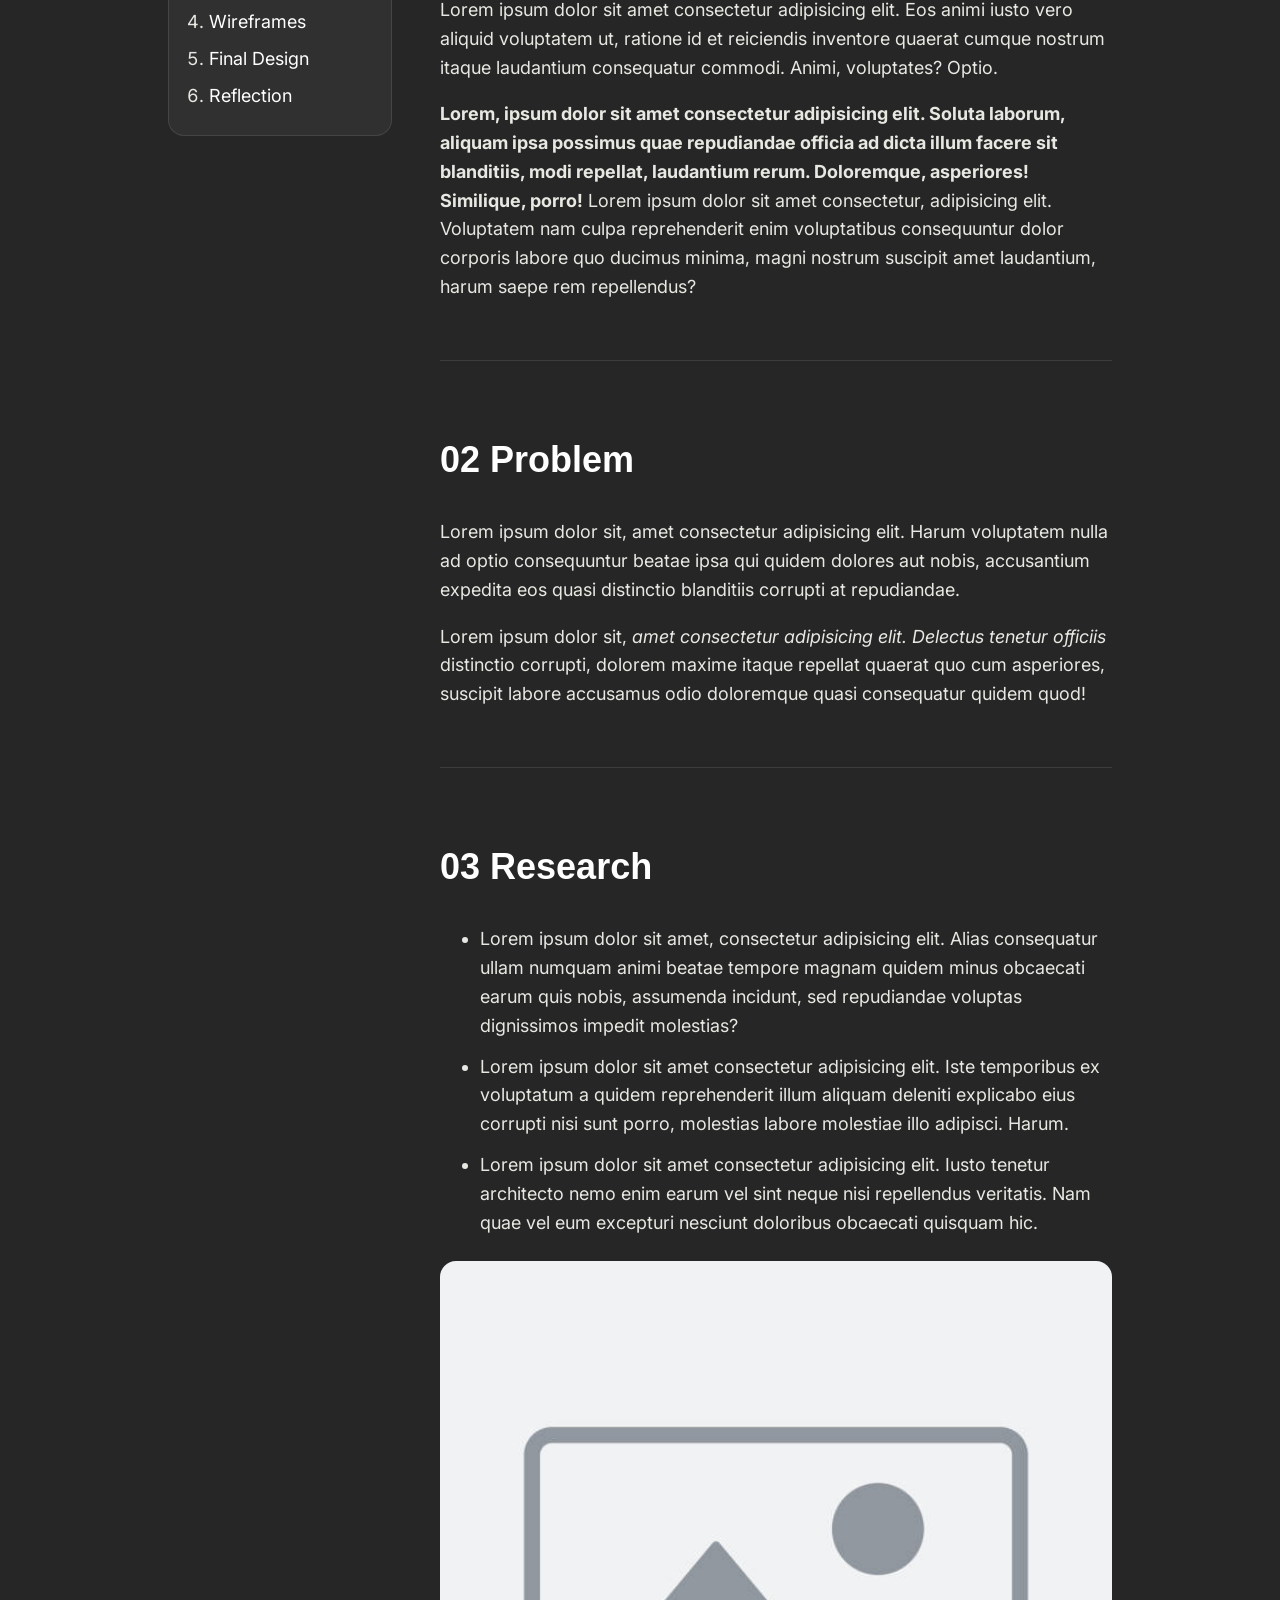
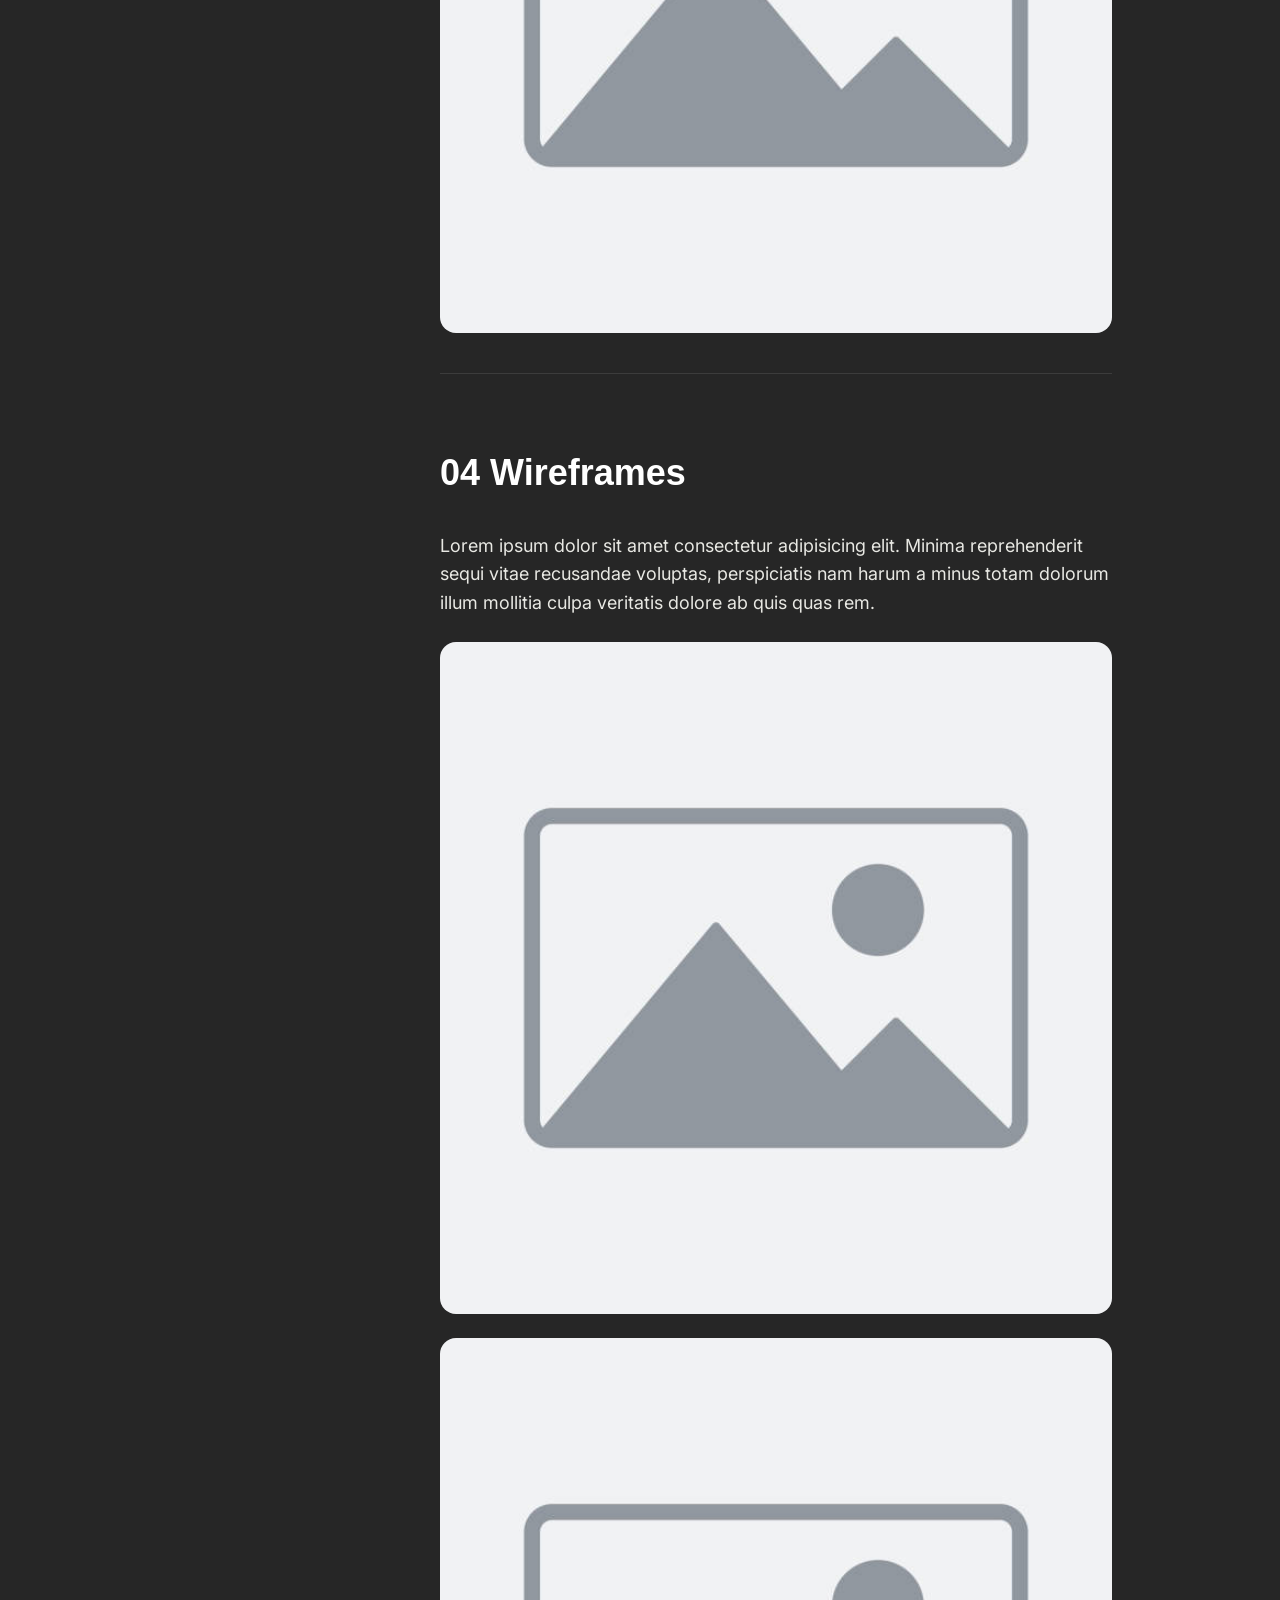
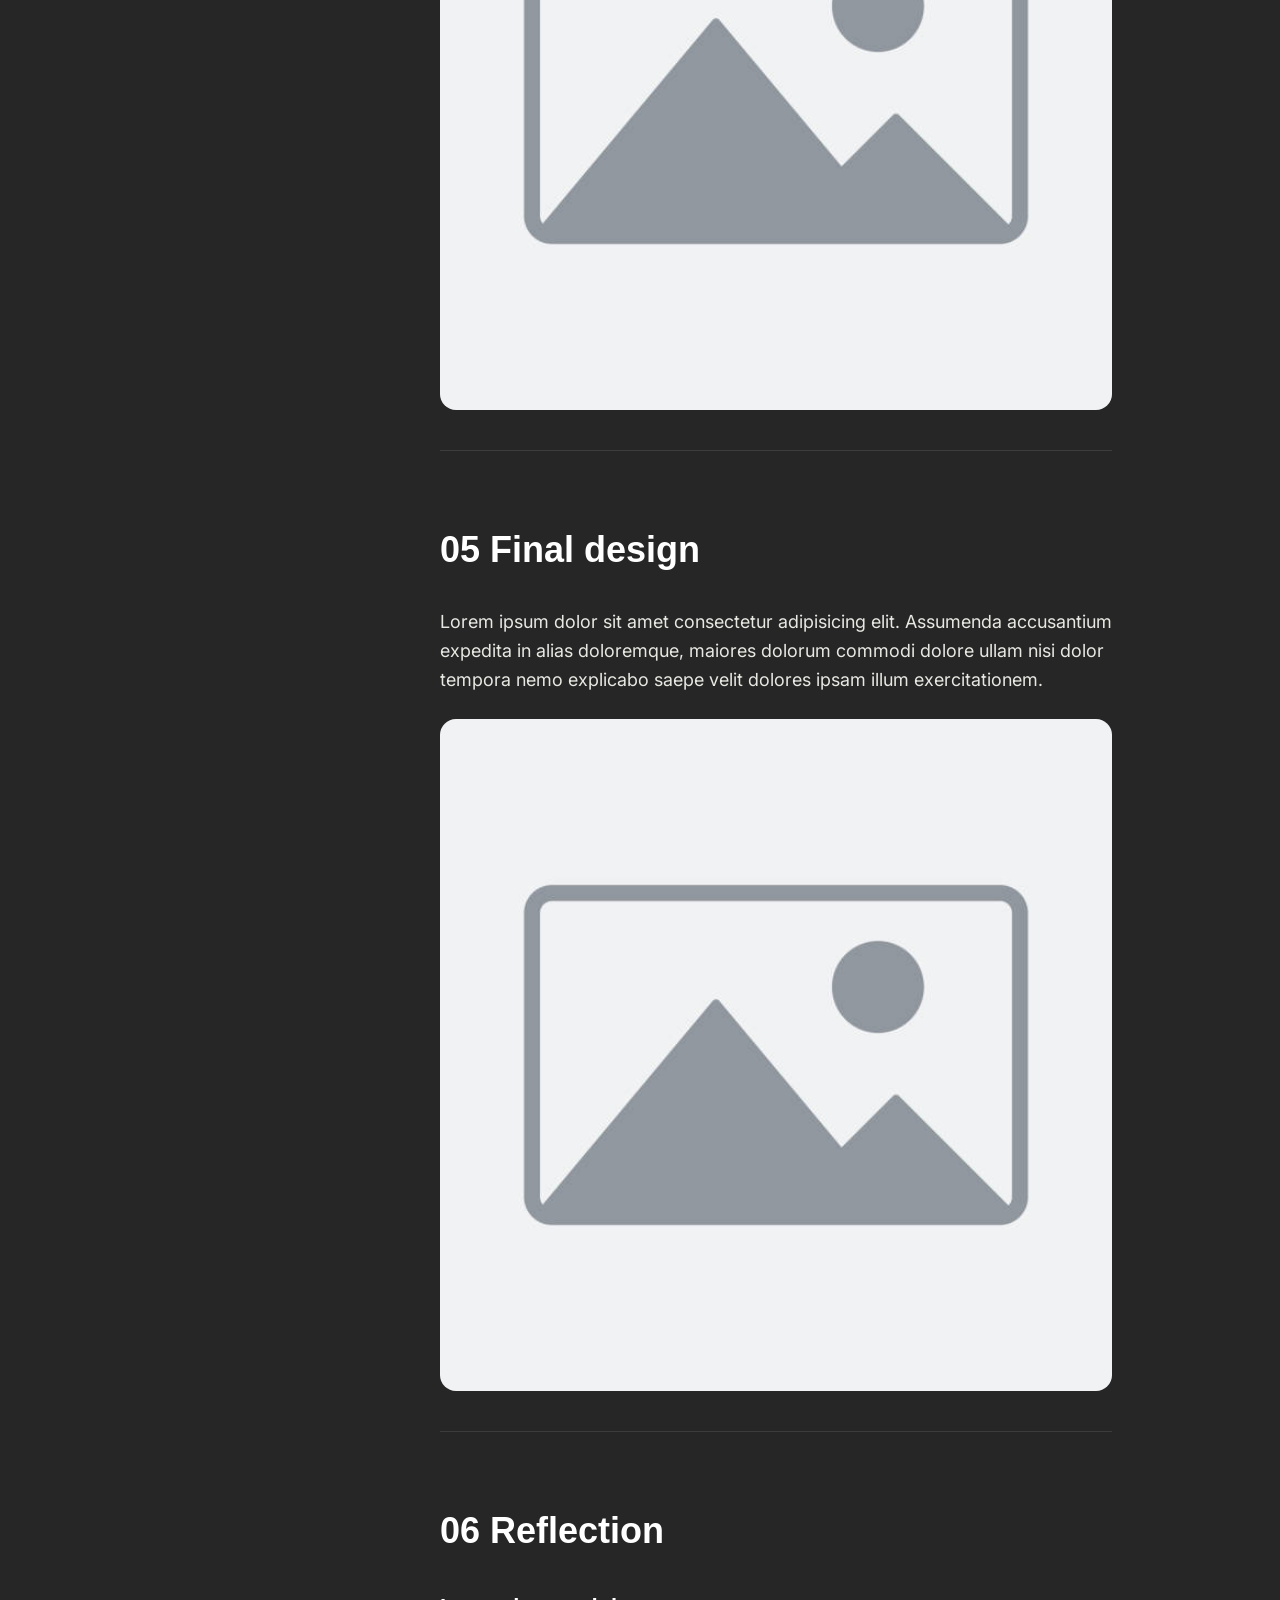
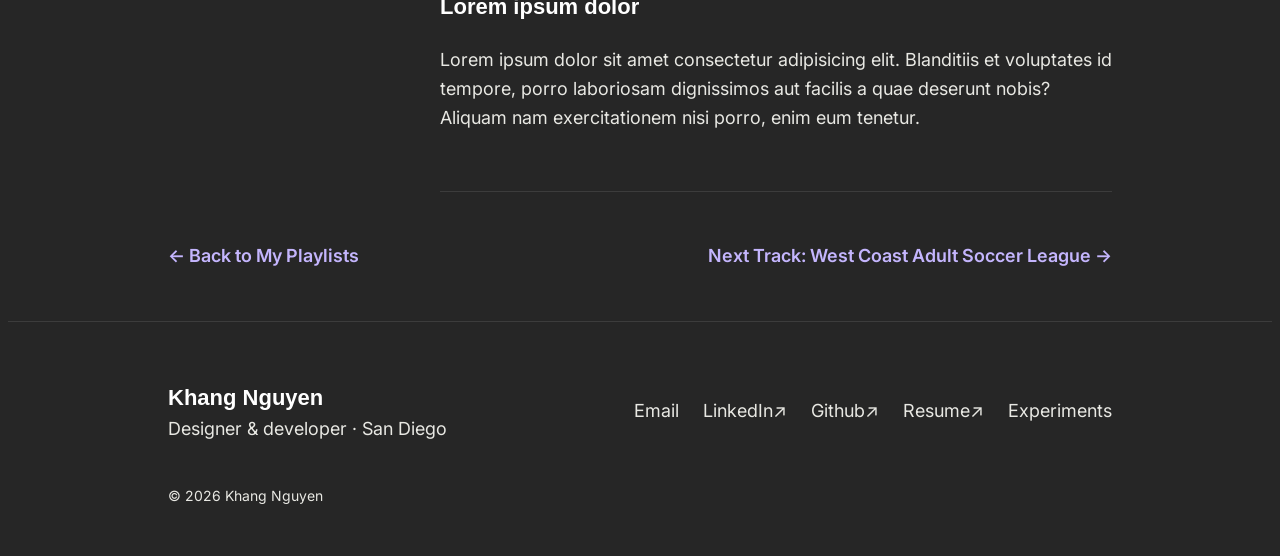
<file: case-study-propel.html>
<!doctype html>
<html lang="en">
  <head>
    <meta charset="UTF-8" />
    <meta name="viewport" content="width=device-width, initial-scale=1.0" />
    <meta
      name="description"
      content="Case study: how Khang designed a grocery planning feature for Propel that turns a passive list into a weekly planning tool."
    />
    <title>Extending Propel Case Study | Khang Nguyen</title>
    <link rel="icon" href="images/favicon.png" type="image/png" />
    <link rel="stylesheet" href="css/styles.css"/>
  </head>
  <body>
    <header>
      <a href="index.html">
        <svg width="40" height="40" viewBox="0 0 40 40" role="img">
          <title>Khang's logo</title>
          <rect width="40" height="40" fill="black" />
        </svg>
        Khang N
      </a>
      <nav>
        <ul>
          <li>
            <a href="index.html">Home</a>
          </li>
          <li>
            <a href="playlists.html">My Playlists</a>
          </li>
          <li>
            <a href="about.html">About</a>
          </li>
          <li>
            <a href="contact.html">Contact</a>
          </li>
          <li>
            <a href="resume/khangresume.pdf" target="_blank">Resume</a>
          </li>
        </ul>
      </nav>
    </header>
    <main>
      <article class="case-study">
        <header>
          <p><a href="playlists.html">&larr; Back to My Playlists</a></p>
          <img
            src="images/placeholder.jpg"
            alt="Placeholder for Propel project cover image"
            width="400"
            height="250"
          />
          <h1>Extending Propel</h1>
          <p>
            Lorem ipsum dolor sit amet, consectetur adipisicing elit. Facere
            unde cum maxime possimus alias, autem ipsum architecto odio dolore
            voluptatibus blanditiis, quis minus vero doloribus sint facilis eos
            saepe. Minus?
          </p>
          <ul>
            <li><b>Role:</b> Lorem ipsum</li>
            <li><b>Team:</b> Lorem ipsum</li>
            <li><b>Timeline:</b> Lorem ipsum</li>
            <li><b>Tools:</b> Lorem ipsum</li>
          </ul>
        </header>
        <nav aria-label="Case study sections">
          <h2>On this page</h2>
          <ol>
            <li><a href="#overview">Overview</a></li>
            <li><a href="#problem">Problem</a></li>
            <li><a href="#research">Research</a></li>
            <li><a href="#wireframes">Wireframes</a></li>
            <li><a href="#final-design">Final Design</a></li>
            <li><a href="#reflection">Reflection</a></li>
          </ol>
        </nav>
        <section id="overview">
          <h2>01 Overview</h2>
          <p>
            Lorem ipsum dolor sit amet consectetur adipisicing elit. Eos animi
            iusto vero aliquid voluptatem ut, ratione id et reiciendis inventore
            quaerat cumque nostrum itaque laudantium consequatur commodi. Animi,
            voluptates? Optio.
          </p>
          <p>
            <strong
              >Lorem, ipsum dolor sit amet consectetur adipisicing elit. Soluta
              laborum, aliquam ipsa possimus quae repudiandae officia ad dicta
              illum facere sit blanditiis, modi repellat, laudantium rerum.
              Doloremque, asperiores! Similique, porro!</strong
            >
            Lorem ipsum dolor sit amet consectetur, adipisicing elit. Voluptatem
            nam culpa reprehenderit enim voluptatibus consequuntur dolor
            corporis labore quo ducimus minima, magni nostrum suscipit amet
            laudantium, harum saepe rem repellendus?
          </p>
        </section>
        <section id="problem">
          <h2>02 Problem</h2>
          <p>
            Lorem ipsum dolor sit, amet consectetur adipisicing elit. Harum
            voluptatem nulla ad optio consequuntur beatae ipsa qui quidem
            dolores aut nobis, accusantium expedita eos quasi distinctio
            blanditiis corrupti at repudiandae.
          </p>
          <p>
            Lorem ipsum dolor sit,
            <em
              >amet consectetur adipisicing elit. Delectus tenetur officiis</em
            >
            distinctio corrupti, dolorem maxime itaque repellat quaerat quo cum
            asperiores, suscipit labore accusamus odio doloremque quasi
            consequatur quidem quod!
          </p>
        </section>
        <section id="research">
          <h2>03 Research</h2>
          <ul>
            <li>
              Lorem ipsum dolor sit amet, consectetur adipisicing elit. Alias
              consequatur ullam numquam animi beatae tempore magnam quidem minus
              obcaecati earum quis nobis, assumenda incidunt, sed repudiandae
              voluptas dignissimos impedit molestias?
            </li>
            <li>
              Lorem ipsum dolor sit amet consectetur adipisicing elit. Iste
              temporibus ex voluptatum a quidem reprehenderit illum aliquam
              deleniti explicabo eius corrupti nisi sunt porro, molestias labore
              molestiae illo adipisci. Harum.
            </li>
            <li>
              Lorem ipsum dolor sit amet consectetur adipisicing elit. Iusto
              tenetur architecto nemo enim earum vel sint neque nisi repellendus
              veritatis. Nam quae vel eum excepturi nesciunt doloribus obcaecati
              quisquam hic.
            </li>
          </ul>
          <img
            src="images/placeholder.jpg"
            alt="Placeholder for Propel user personas"
            width="400"
            height="250"
          />
        </section>
        <section id="wireframes">
          <h2>04 Wireframes</h2>
          <p>
            Lorem ipsum dolor sit amet consectetur adipisicing elit. Minima
            reprehenderit sequi vitae recusandae voluptas, perspiciatis nam
            harum a minus totam dolorum illum mollitia culpa veritatis dolore ab
            quis quas rem.
          </p>
          <img
            src="images/placeholder.jpg"
            alt="placeholder for Propel lofi wireframes"
            width="400"
            height="250"
          />
          <img
            src="images/placeholder.jpg"
            alt="placeholder for Propel hifi wireframes"
            width="400"
            height="250"
          />
        </section>
        <section id="final-design">
          <h2>05 Final design</h2>
          <p>
            Lorem ipsum dolor sit amet consectetur adipisicing elit. Assumenda
            accusantium expedita in alias doloremque, maiores dolorum commodi
            dolore ullam nisi dolor tempora nemo explicabo saepe velit dolores
            ipsam illum exercitationem.
          </p>
          <img
            src="images/placeholder.jpg"
            alt="placeholder for Propel final homepage design"
            width="400"
            height="250"
          />
        </section>
        <section id="reflection">
          <h2>06 Reflection</h2>
          <h3>Lorem ipsum dolor</h3>
          <p>
            Lorem ipsum dolor sit amet consectetur adipisicing elit. Blanditiis
            et voluptates id tempore, porro laboriosam dignissimos aut facilis a
            quae deserunt nobis? Aliquam nam exercitationem nisi porro, enim eum
            tenetur.
          </p>
        </section>
        <footer>
          <p>
            <a href="playlists.html">&larr; Back to My Playlists</a>
            <a href="case-study-wcasl.html"
              >Next Track: West Coast Adult Soccer League &rarr;</a
            >
          </p>
        </footer>
      </article>
    </main>
    <footer>
      <p>
        <b>Khang Nguyen</b> <br />
        Designer &amp; developer &middot; San Diego
      </p>
      <ul>
        <li><a href="mailto:khn042@ucsd.edu">Email</a></li>
        <li>
          <a href="https://www.linkedin.com/in/khangnguyen05" target="_blank"
            >LinkedIn</a
          >
        </li>
        <li><a href="https://github.com/khanggn" target="_blank">Github</a></li>
        <li><a href="resume/khangresume.pdf" target="_blank">Resume</a></li>
        <li><a href="experiments.html">Experiments</a></li>
      </ul>
      <p>&copy; 2026 Khang Nguyen</p>
    </footer>
  </body>
</html>
</file>
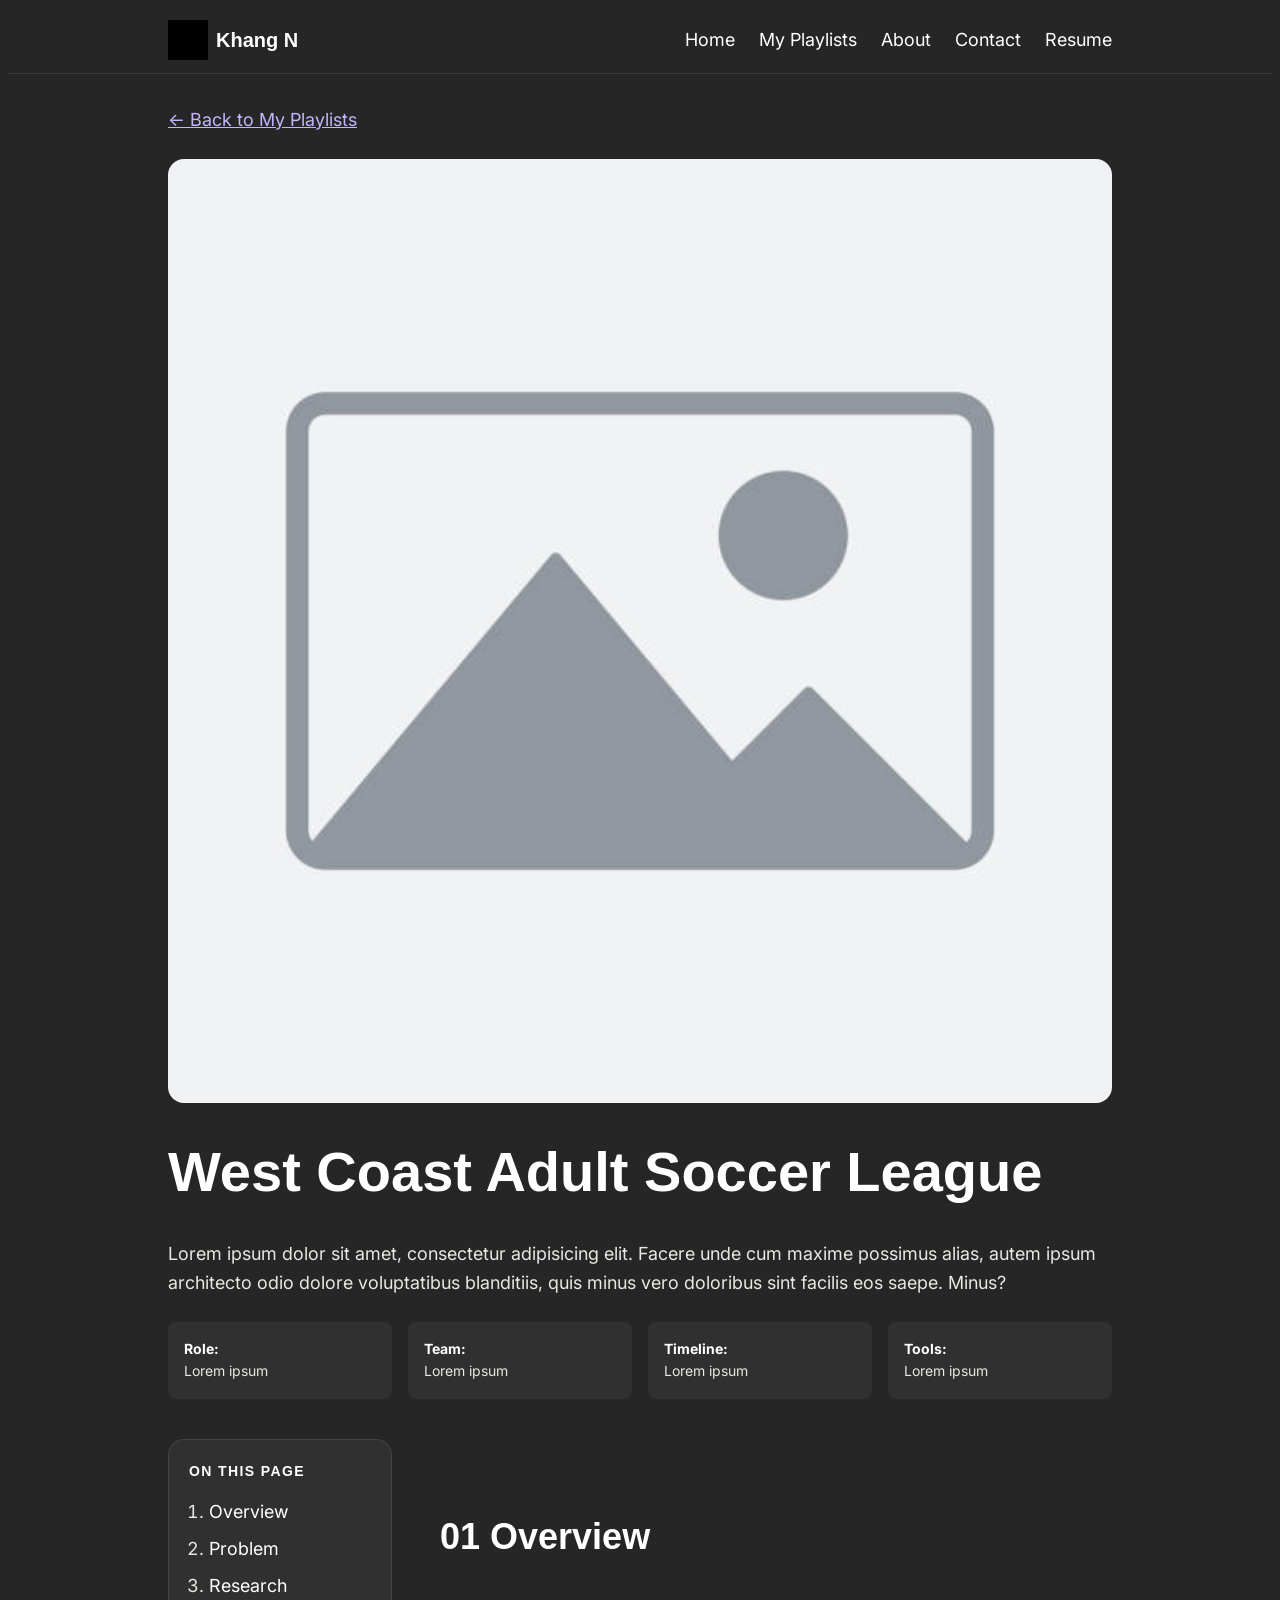
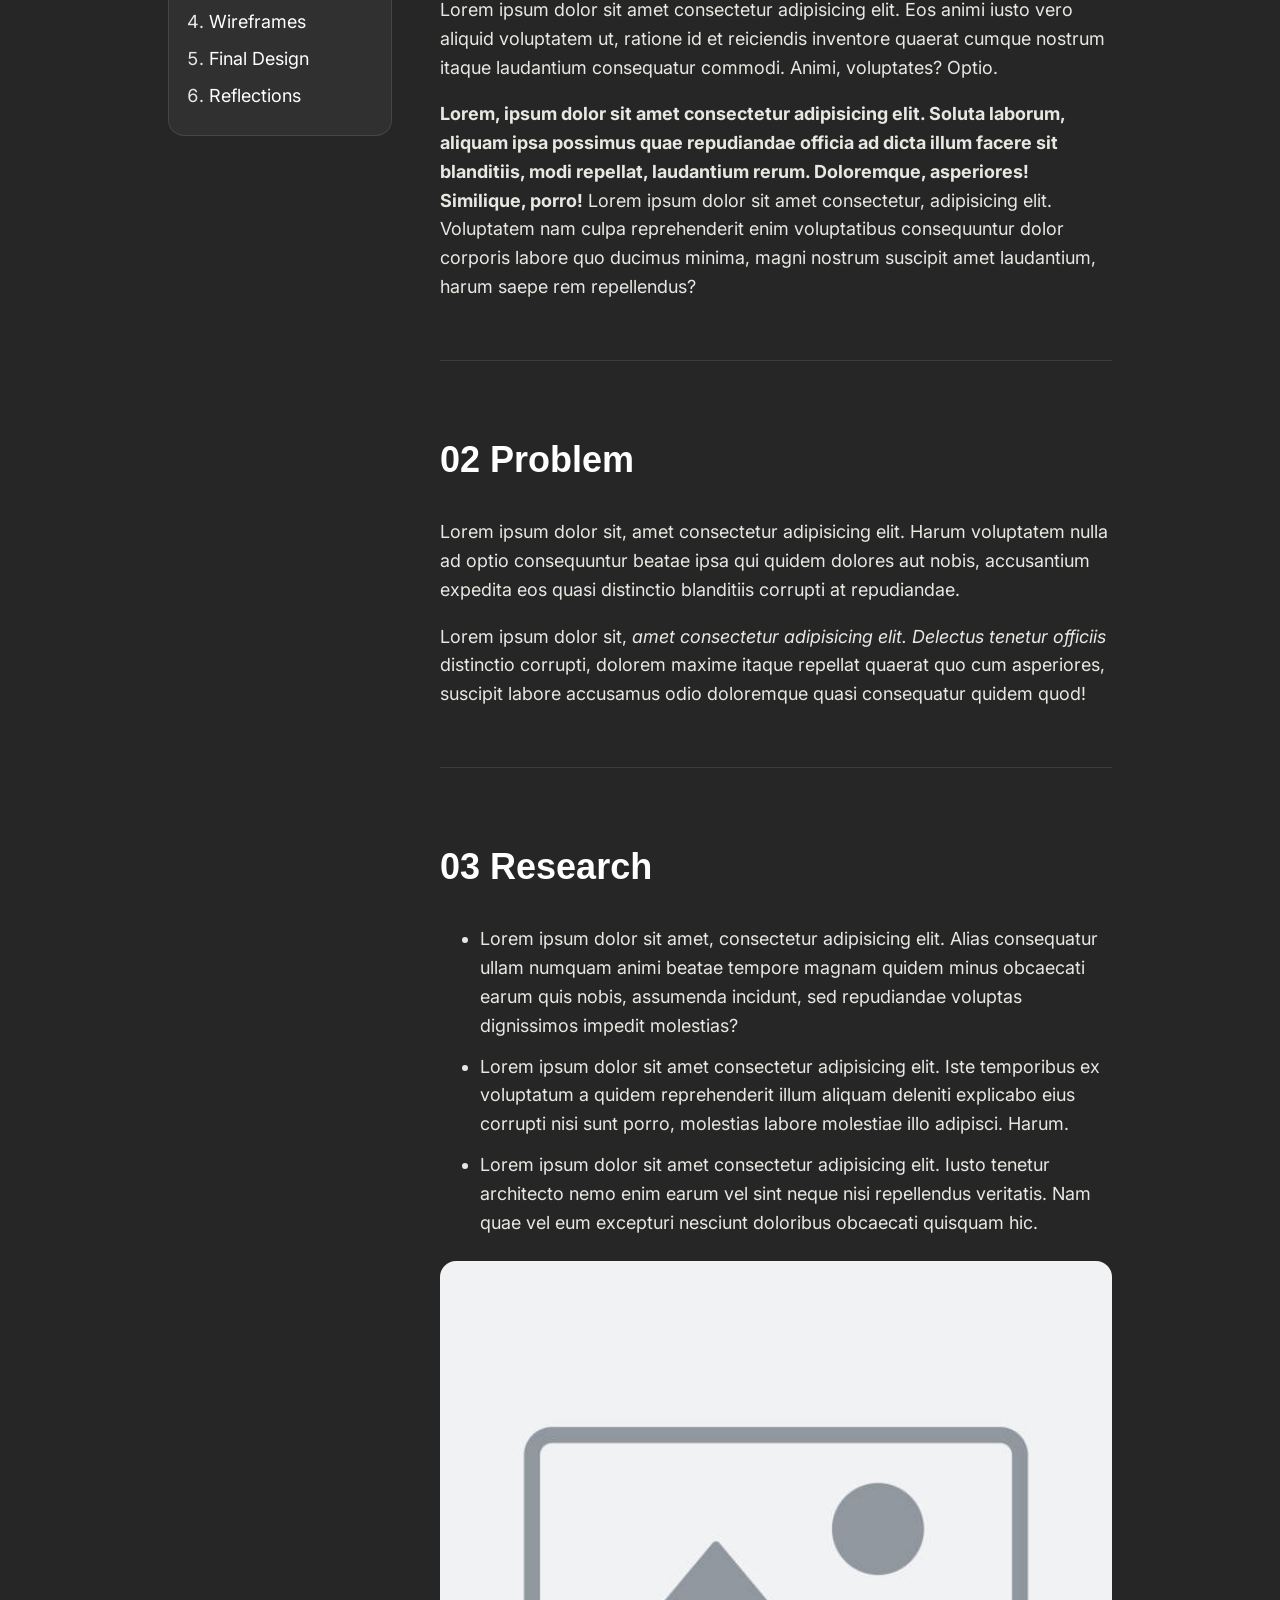
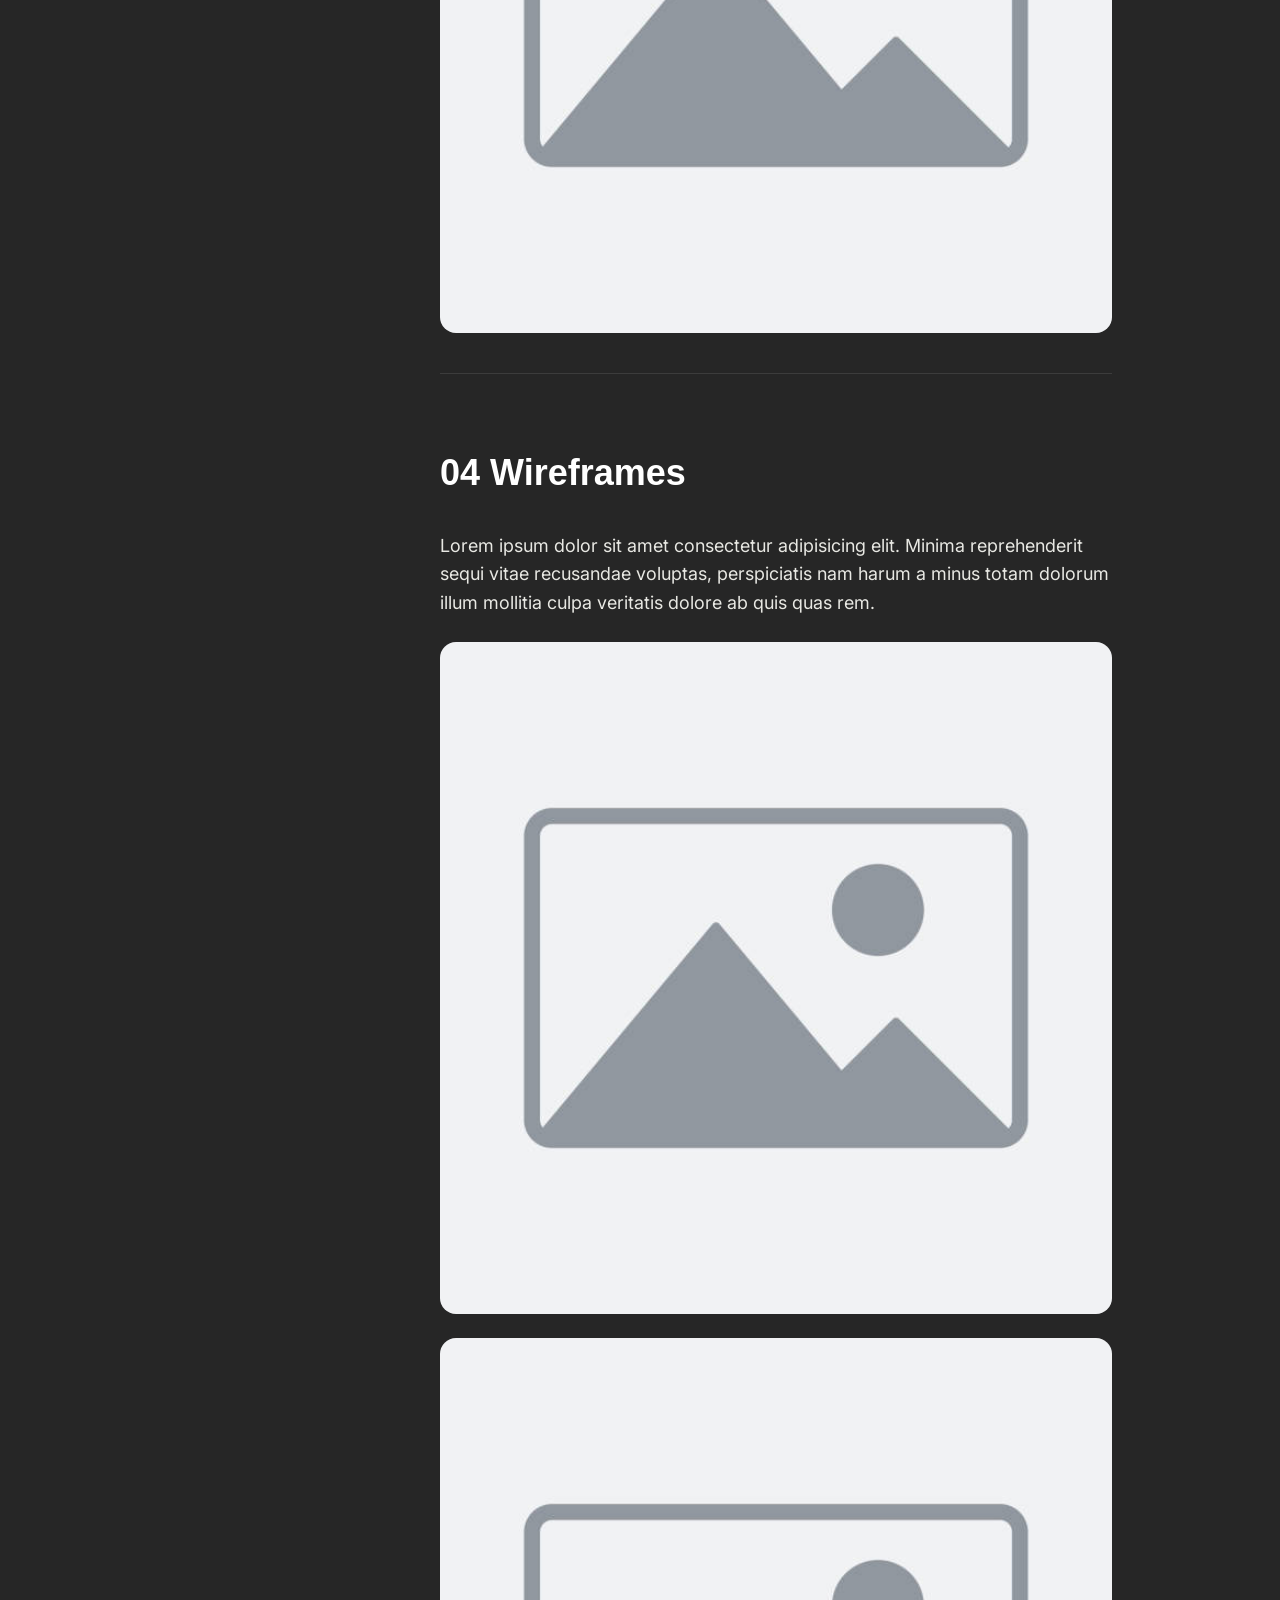
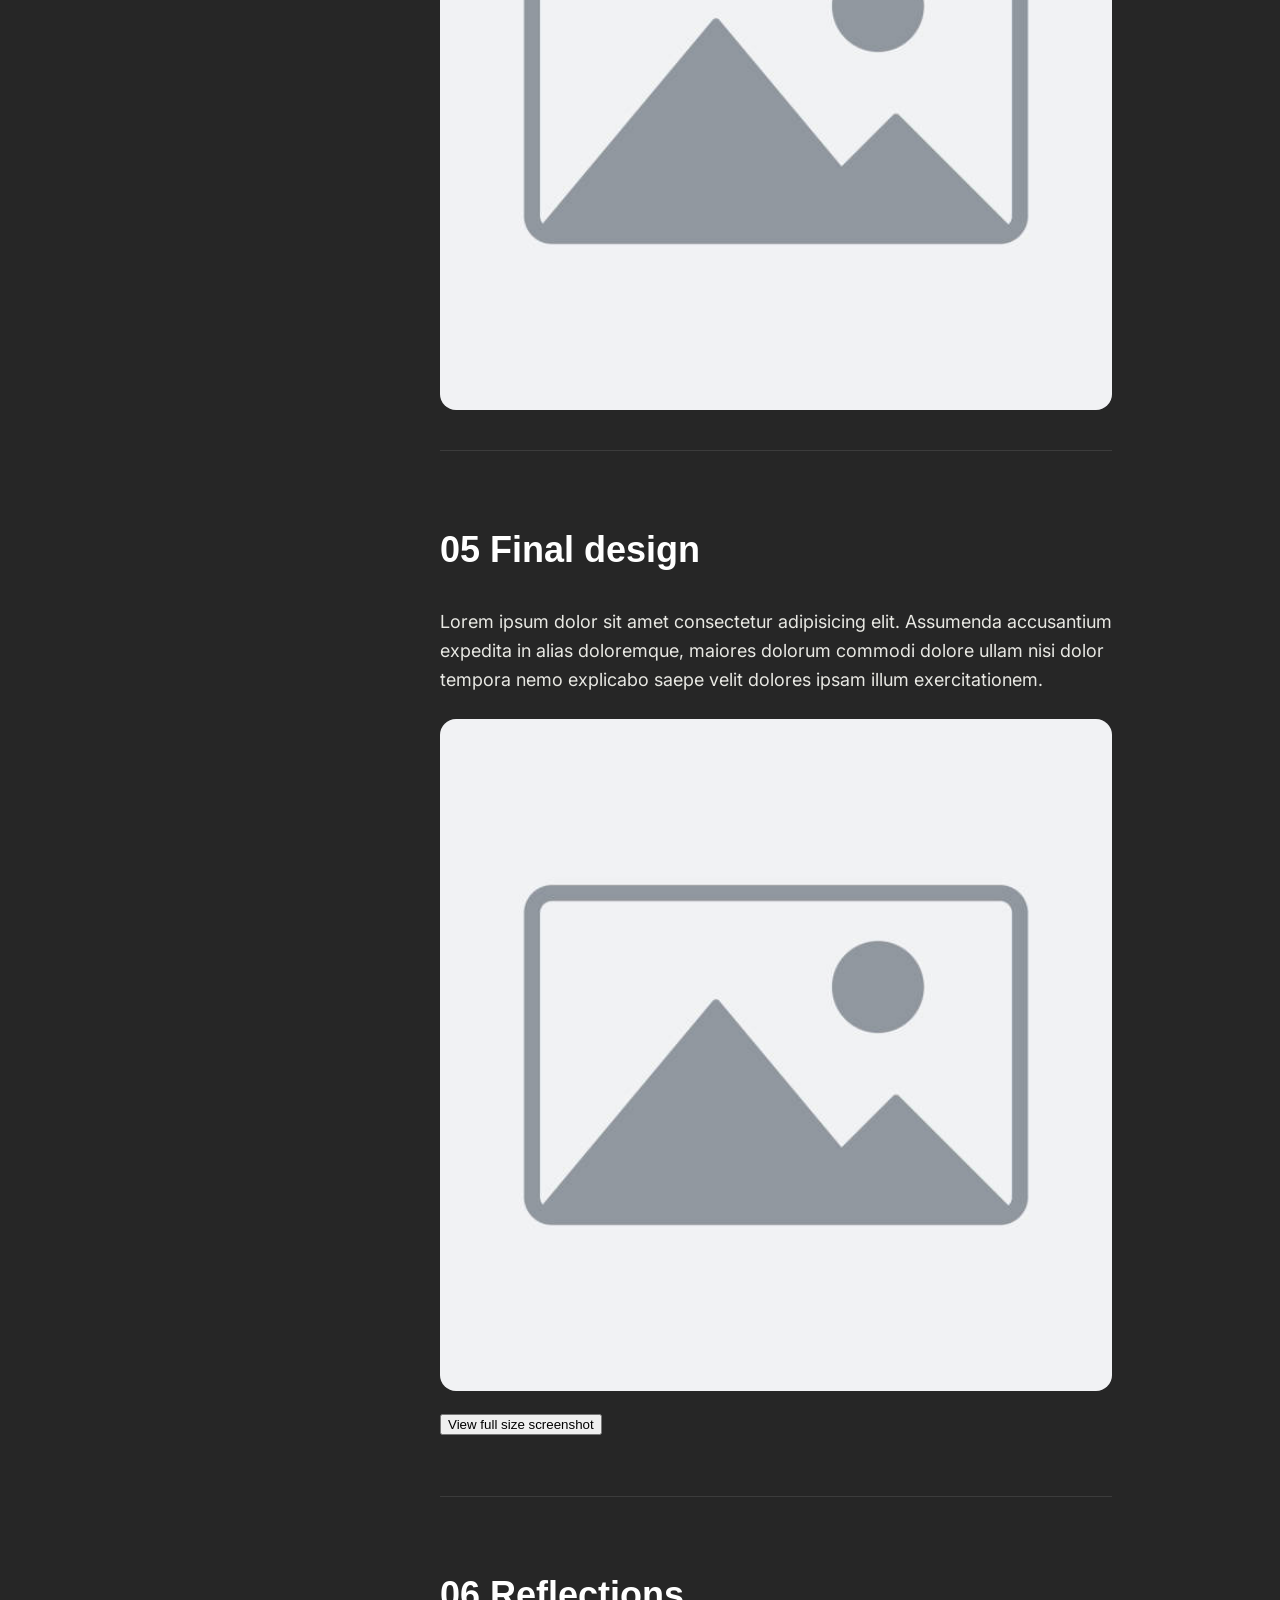
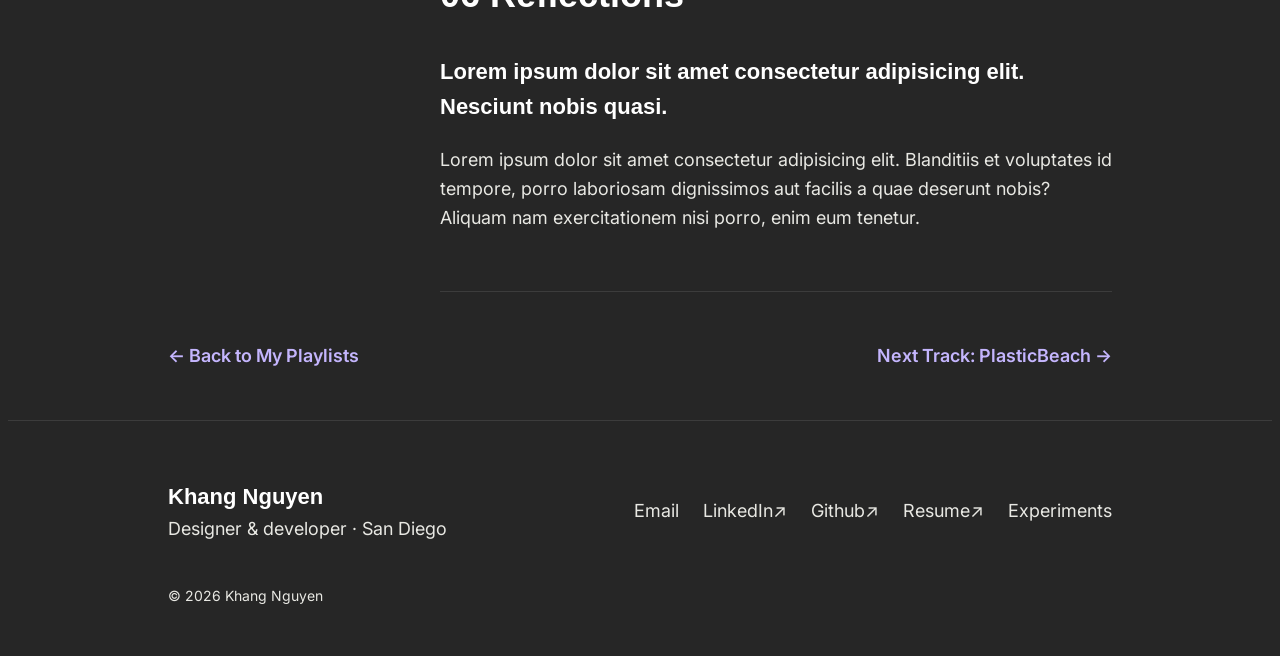
<file: case-study-wcasl.html>
<!doctype html>
<html lang="en">
  <head>
    <meta charset="UTF-8" />
    <meta name="viewport" content="width=device-width, initial-scale=1.0" />
    <meta
      name="description"
      content="Case study: how Khang's team redesigned and launched the website for the West Coast Adult Soccer League, an 800+ player league in South Orange County."
    />
    <title>WCASL Case Study | Khang Nguyen</title>
    <link rel="icon" href="images/favicon.png" type="image/png" />
    <link rel="stylesheet" href="css/styles.css"/>
  </head>
  <body>
    <header>
      <a href="index.html">
        <svg width="40" height="40" viewBox="0 0 40 40" role="img">
          <title>Khang's logo</title>
          <rect width="40" height="40" fill="black" />
        </svg>
        Khang N
      </a>
      <nav>
        <ul>
          <li>
            <a href="index.html">Home</a>
          </li>
          <li>
            <a href="playlists.html">My Playlists</a>
          </li>
          <li>
            <a href="about.html">About</a>
          </li>
          <li>
            <a href="contact.html">Contact</a>
          </li>
          <li>
            <a href="resume/khangresume.pdf" target="_blank">Resume</a>
          </li>
        </ul>
      </nav>
    </header>
    <main>
      <article class="case-study">
        <header>
          <p><a href="playlists.html">&larr; Back to My Playlists</a></p>
          <img
            src="images/placeholder.jpg"
            alt="Placeholder for WCASL project cover image"
            width="400"
            height="250"
          />
          <h1>West Coast Adult Soccer League</h1>
          <p>
            Lorem ipsum dolor sit amet, consectetur adipisicing elit. Facere
            unde cum maxime possimus alias, autem ipsum architecto odio dolore
            voluptatibus blanditiis, quis minus vero doloribus sint facilis eos
            saepe. Minus?
          </p>
          <ul>
            <li><b>Role:</b> Lorem ipsum</li>
            <li><b>Team:</b> Lorem ipsum</li>
            <li><b>Timeline:</b> Lorem ipsum</li>
            <li><b>Tools:</b> Lorem ipsum</li>
          </ul>
        </header>
        <nav aria-label="Case study sections">
          <h2>On this page</h2>
          <ol>
            <li><a href="#overview">Overview</a></li>
            <li><a href="#problem">Problem</a></li>
            <li><a href="#research">Research</a></li>
            <li><a href="#wireframes">Wireframes</a></li>
            <li><a href="#final-design">Final Design</a></li>
            <li><a href="#reflection">Reflections</a></li>
          </ol>
        </nav>
        <section id="overview">
          <h2>01 Overview</h2>
          <p>
            Lorem ipsum dolor sit amet consectetur adipisicing elit. Eos animi
            iusto vero aliquid voluptatem ut, ratione id et reiciendis inventore
            quaerat cumque nostrum itaque laudantium consequatur commodi. Animi,
            voluptates? Optio.
          </p>
          <p>
            <strong
              >Lorem, ipsum dolor sit amet consectetur adipisicing elit. Soluta
              laborum, aliquam ipsa possimus quae repudiandae officia ad dicta
              illum facere sit blanditiis, modi repellat, laudantium rerum.
              Doloremque, asperiores! Similique, porro!</strong
            >
            Lorem ipsum dolor sit amet consectetur, adipisicing elit. Voluptatem
            nam culpa reprehenderit enim voluptatibus consequuntur dolor
            corporis labore quo ducimus minima, magni nostrum suscipit amet
            laudantium, harum saepe rem repellendus?
          </p>
        </section>
        <section id="problem">
          <h2>02 Problem</h2>
          <p>
            Lorem ipsum dolor sit, amet consectetur adipisicing elit. Harum
            voluptatem nulla ad optio consequuntur beatae ipsa qui quidem
            dolores aut nobis, accusantium expedita eos quasi distinctio
            blanditiis corrupti at repudiandae.
          </p>
          <p>
            Lorem ipsum dolor sit,
            <em
              >amet consectetur adipisicing elit. Delectus tenetur officiis</em
            >
            distinctio corrupti, dolorem maxime itaque repellat quaerat quo cum
            asperiores, suscipit labore accusamus odio doloremque quasi
            consequatur quidem quod!
          </p>
        </section>
        <section id="research">
          <h2>03 Research</h2>
          <ul>
            <li>
              Lorem ipsum dolor sit amet, consectetur adipisicing elit. Alias
              consequatur ullam numquam animi beatae tempore magnam quidem minus
              obcaecati earum quis nobis, assumenda incidunt, sed repudiandae
              voluptas dignissimos impedit molestias?
            </li>
            <li>
              Lorem ipsum dolor sit amet consectetur adipisicing elit. Iste
              temporibus ex voluptatum a quidem reprehenderit illum aliquam
              deleniti explicabo eius corrupti nisi sunt porro, molestias labore
              molestiae illo adipisci. Harum.
            </li>
            <li>
              Lorem ipsum dolor sit amet consectetur adipisicing elit. Iusto
              tenetur architecto nemo enim earum vel sint neque nisi repellendus
              veritatis. Nam quae vel eum excepturi nesciunt doloribus obcaecati
              quisquam hic.
            </li>
          </ul>
          <img
            src="images/placeholder.jpg"
            alt="Placeholder for WCASL user personas"
            width="400"
            height="250"
          />
        </section>
        <section id="wireframes">
          <h2>04 Wireframes</h2>
          <p>
            Lorem ipsum dolor sit amet consectetur adipisicing elit. Minima
            reprehenderit sequi vitae recusandae voluptas, perspiciatis nam
            harum a minus totam dolorum illum mollitia culpa veritatis dolore ab
            quis quas rem.
          </p>
          <img
            src="images/placeholder.jpg"
            alt="placeholder for wcasl lofi wireframes"
            width="400"
            height="250"
          />
          <img
            src="images/placeholder.jpg"
            alt="placeholder for wcasl hifi wireframes"
            width="400"
            height="250"
          />
        </section>
        <section id="final-design">
          <h2>05 Final design</h2>
          <p>
            Lorem ipsum dolor sit amet consectetur adipisicing elit. Assumenda
            accusantium expedita in alias doloremque, maiores dolorum commodi
            dolore ullam nisi dolor tempora nemo explicabo saepe velit dolores
            ipsam illum exercitationem.
          </p>
          <img
            src="images/placeholder.jpg"
            alt="placeholder for wcasl final homepage design"
            width="400"
            height="250"
          />
          <p>
            <button type="button" aria-controls="final-design-dialog">
              View full size screenshot
            </button>
          </p>
          <dialog id="final-design-dialog" aria-labelledby="dialog-title">
            <h3 id="dialog-title">Final WCASL homepage</h3>
            <img
              src="images/placeholder.jpg"
              alt="placeholder for wcasl full screenshot of homepage design"
              width="800"
              height="500"
            />
            <p><button type="button">Close</button></p>
          </dialog>
        </section>
        <section id="reflection">
          <h2>06 Reflections</h2>
          <h3>
            Lorem ipsum dolor sit amet consectetur adipisicing elit. Nesciunt
            nobis quasi.
          </h3>
          <p>
            Lorem ipsum dolor sit amet consectetur adipisicing elit. Blanditiis
            et voluptates id tempore, porro laboriosam dignissimos aut facilis a
            quae deserunt nobis? Aliquam nam exercitationem nisi porro, enim eum
            tenetur.
          </p>
        </section>
        <footer>
          <p>
            <a href="playlists.html">&larr; Back to My Playlists</a>
            <a href="case-study-plastic-beach.html"
              >Next Track: PlasticBeach &rarr;</a
            >
          </p>
        </footer>
      </article>
    </main>
    <footer>
      <p>
        <b>Khang Nguyen</b> <br />
        Designer &amp; developer &middot; San Diego
      </p>
      <ul>
        <li><a href="mailto:khn042@ucsd.edu">Email</a></li>
        <li>
          <a href="https://www.linkedin.com/in/khangnguyen05" target="_blank"
            >LinkedIn</a
          >
        </li>
        <li><a href="https://github.com/khanggn" target="_blank">Github</a></li>
        <li><a href="resume/khangresume.pdf" target="_blank">Resume</a></li>
        <li><a href="experiments.html">Experiments</a></li>
      </ul>
      <p>&copy; 2026 Khang Nguyen</p>
    </footer>
  </body>
</html>
</file>
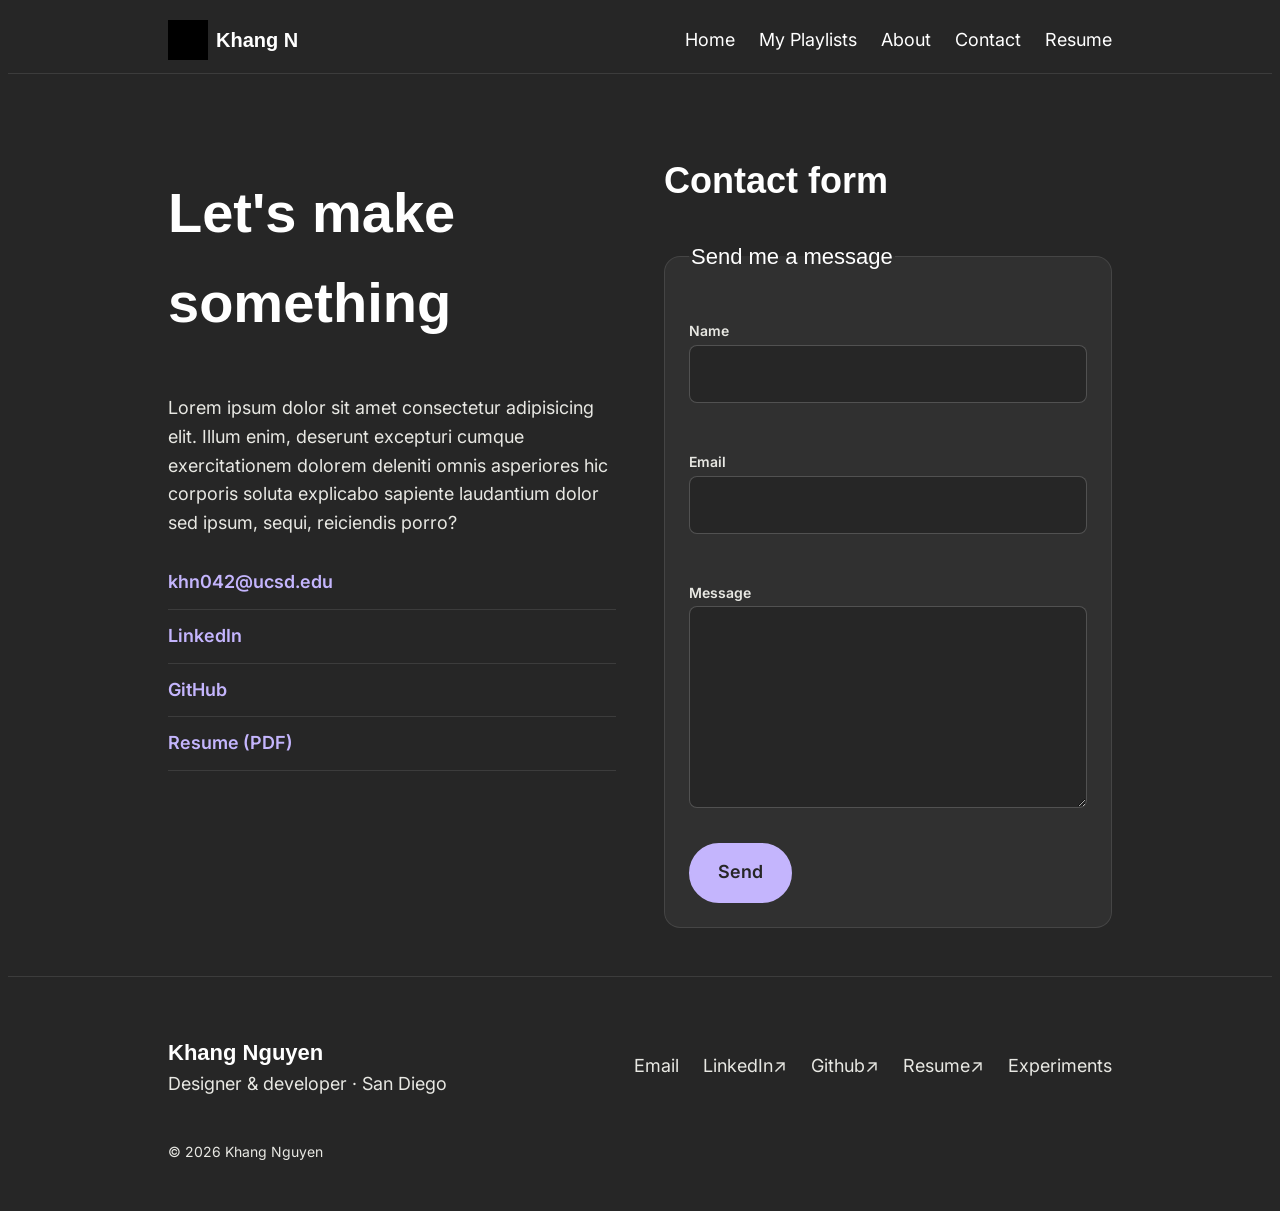
<file: contact.html>
<!doctype html>
<html lang="en">
  <head>
    <meta charset="UTF-8" />
    <meta name="viewport" content="width=device-width, initial-scale=1.0" />
    <meta
      name="description"
      content="Get in touch with Khang Nguyen about internships, projects, or collaborations"
    />
    <title>Contact | Khang Nguyen</title>
    <link rel="icon" href="images/favicon.png" type="image/png" />
    <link rel="stylesheet" href="css/styles.css"/>
  </head>
  <body>
    <header>
      <a href="index.html">
        <svg width="40" height="40" viewBox="0 0 40 40" role="img">
          <title>Khang's logo</title>
          <rect width="40" height="40" fill="black" />
        </svg>
        Khang N
      </a>
      <nav>
        <ul>
          <li>
            <a href="index.html">Home</a>
          </li>
          <li>
            <a href="playlists.html">My Playlists</a>
          </li>
          <li>
            <a href="about.html">About</a>
          </li>
          <li>
            <a href="contact.html">Contact</a>
          </li>
          <li>
            <a href="resume/khangresume.pdf" target="_blank">Resume</a>
          </li>
        </ul>
      </nav>
    </header>
    <main class="contact">
      <section>
        <h1>Let's make something</h1>
        <p>
          Lorem ipsum dolor sit amet consectetur adipisicing elit. Illum enim,
          deserunt excepturi cumque exercitationem dolorem deleniti omnis
          asperiores hic corporis soluta explicabo sapiente laudantium dolor sed
          ipsum, sequi, reiciendis porro?
        </p>
        <ul>
          <li><a href="mailto:khn042@ucsd.edu">khn042@ucsd.edu</a></li>
          <li>
            <a href="https://www.linkedin.com/in/khangnguyen05">LinkedIn</a>
          </li>
          <li><a href="https://github.com/khanggn">GitHub</a></li>
          <li>
            <a href="resume/khangresume.pdf" target="_blank">Resume (PDF)</a>
          </li>
        </ul>
      </section>

      <section>
        <h2>Contact form</h2>
        <form action="#" method="post">
          <fieldset>
            <legend>Send me a message</legend>
            <p>
              <label for="name">Name</label><br />
              <input
                type="text"
                name="name"
                id="name"
                autocomplete="name"
                required
              />
            </p>
            <p>
              <label for="email">Email</label><br />
              <input
                type="email"
                name="email"
                id="email"
                autocomplete="email"
                required
              />
            </p>
            <p>
              <label for="message">Message</label><br />
              <textarea
                name="message"
                id="message"
                rows="6"
                cols="40"
                required
              ></textarea>
            </p>
            <button type="submit">Send</button>
          </fieldset>
        </form>
      </section>
    </main>
    <footer>
      <p>
        <b>Khang Nguyen</b> <br />
        Designer &amp; developer &middot; San Diego
      </p>
      <ul>
        <li><a href="mailto:khn042@ucsd.edu">Email</a></li>
        <li>
          <a href="https://www.linkedin.com/in/khangnguyen05" target="_blank"
            >LinkedIn</a
          >
        </li>
        <li><a href="https://github.com/khanggn" target="_blank">Github</a></li>
        <li><a href="resume/khangresume.pdf" target="_blank">Resume</a></li>
        <li><a href="experiments.html">Experiments</a></li>
      </ul>
      <p>&copy; 2026 Khang Nguyen</p>
    </footer>
  </body>
</html>
</file>
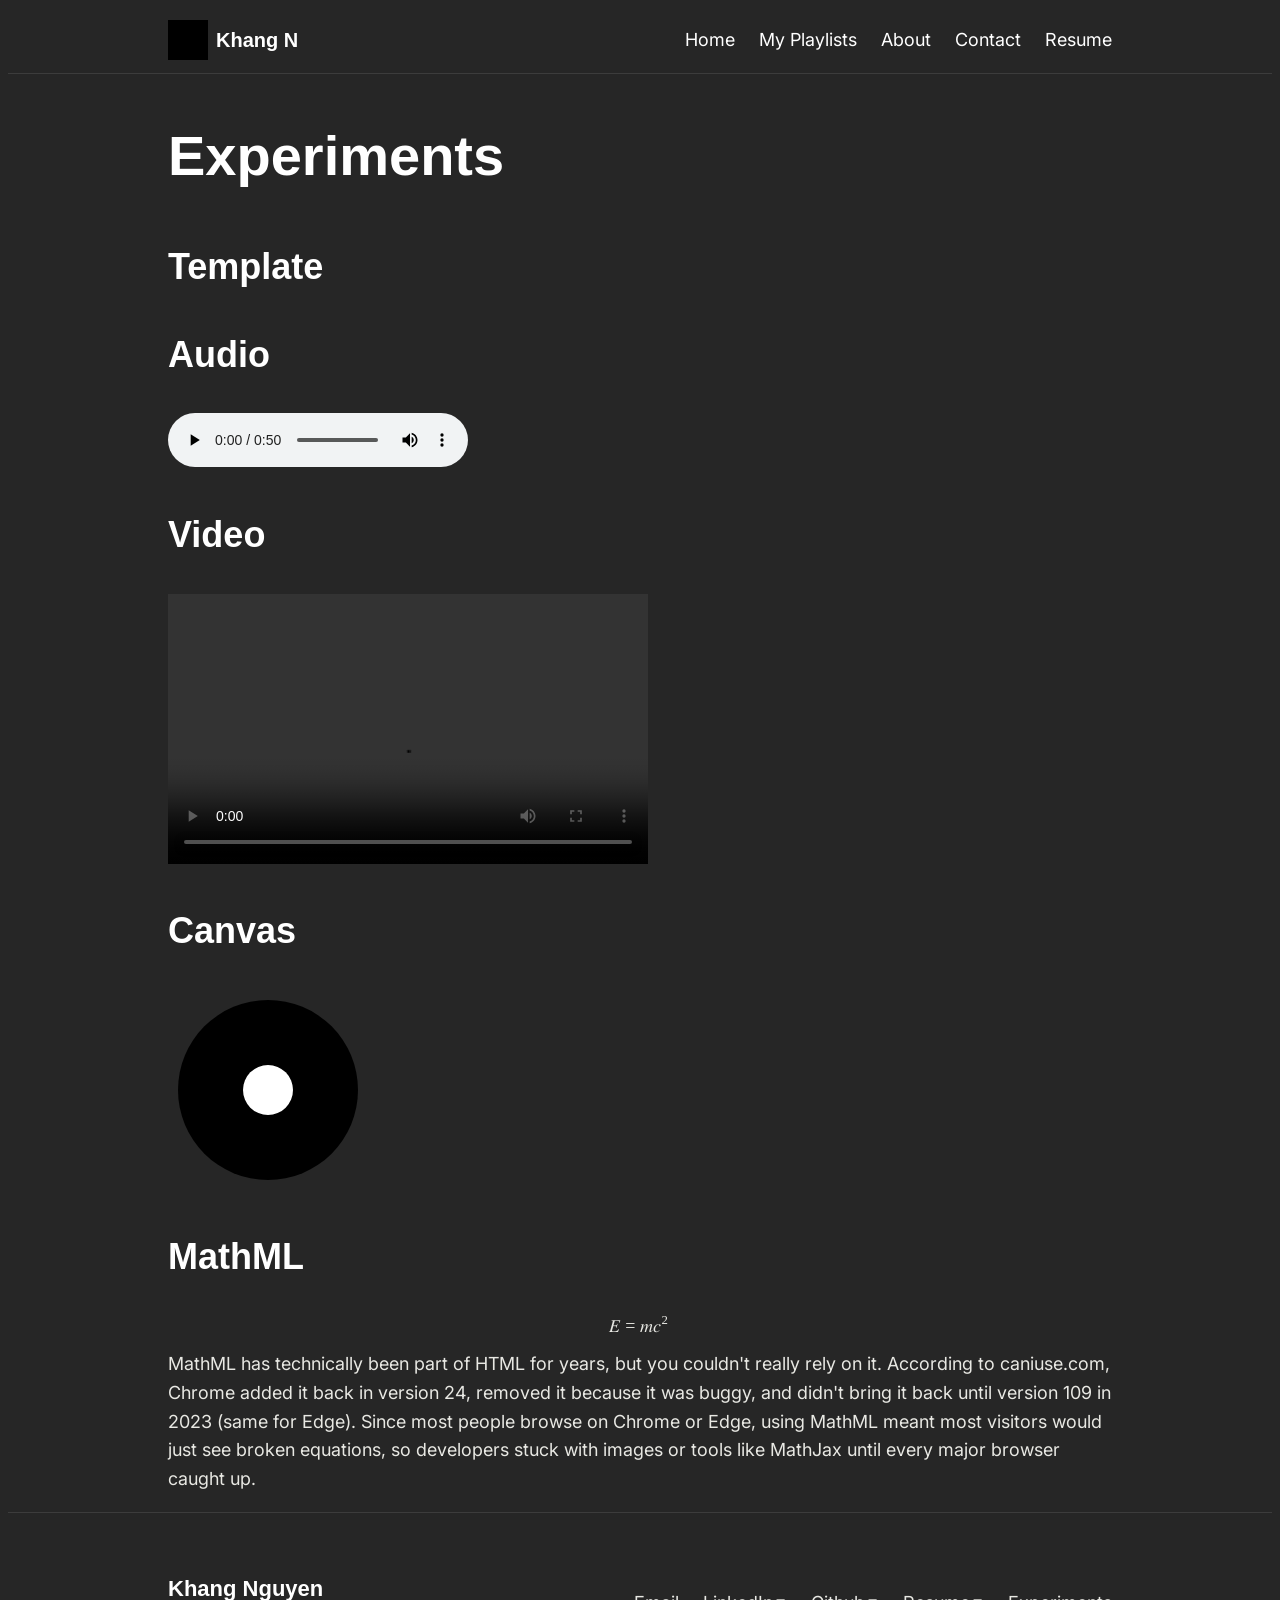
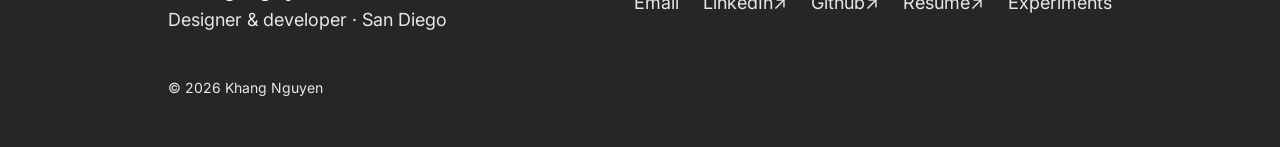
<file: experiments.html>
<!doctype html>
<html lang="en">
  <head>
    <meta charset="UTF-8" />
    <meta name="viewport" content="width=device-width, initial-scale=1.0" />
    <meta
      name="description"
      content="Experiments with HTML elements: template, audio, video, canvas, source, and MathML."
    />
    <title>Experiments | Khang Nguyen</title>
    <link rel="icon" href="images/favicon.png" type="image/png" />
    <link rel="stylesheet" href="css/styles.css"/>
  </head>
  <body>
    <header>
      <a href="index.html">
        <svg width="40" height="40" viewBox="0 0 40 40" role="img">
          <title>Khang's logo</title>
          <rect width="40" height="40" fill="black" />
        </svg>
        Khang N
      </a>
      <nav>
        <ul>
          <li>
            <a href="index.html">Home</a>
          </li>
          <li>
            <a href="playlists.html">My Playlists</a>
          </li>
          <li>
            <a href="about.html">About</a>
          </li>
          <li>
            <a href="contact.html">Contact</a>
          </li>
          <li>
            <a href="resume/khangresume.pdf" target="_blank">Resume</a>
          </li>
        </ul>
      </nav>
    </header>
    <main>
      <h1>Experiments</h1>

      <section>
        <h2>Template</h2>
        <template id="track-card-template">
          <article>
            <h3>Project name</h3>
            <p>One-line project summary.</p>
            <a href="#">Read the case study</a>
          </article>
        </template>
      </section>

      <section>
        <h2>Audio</h2>
        <audio controls>
          <source src="media/sample-audio.mp3" type="audio/mpeg" />
          Your browser does not support the audio element.
          <a href="media/sample-audio.mp3">Download the audio</a>.
        </audio>
      </section>

      <section>
        <h2>Video</h2>
        <video controls width="480" height="270" preload="metadata">
          <source src="media/sample-video.mp4" type="video/mp4" />
          Your browser does not support the video element.
          <a href="media/sample-video.mp4">Download the video</a>.
        </video>
      </section>

      <section>
        <h2>Canvas</h2>
        <canvas id="record-canvas" width="200" height="200">
          A drawing of a black vinyl record with a white center label.
        </canvas>
        <script>
          const canvas = document.getElementById("record-canvas");
          const ctx = canvas.getContext("2d");
          ctx.fillStyle = "black";
          ctx.beginPath();
          ctx.arc(100, 100, 90, 0, Math.PI * 2);
          ctx.fill();
          ctx.fillStyle = "white";
          ctx.beginPath();
          ctx.arc(100, 100, 25, 0, Math.PI * 2);
          ctx.fill();
        </script>
      </section>

      <section>
        <h2>MathML</h2>
        <math display="block">
          <mi>E</mi>
          <mo>=</mo>
          <mi>m</mi>
          <msup>
            <mi>c</mi>
            <mn>2</mn>
          </msup>
        </math>
        <p>
          MathML has technically been part of HTML for years, but you couldn't
          really rely on it. According to caniuse.com, Chrome added it back in
          version 24, removed it because it was buggy, and didn't bring it back
          until version 109 in 2023 (same for Edge). Since most people browse on
          Chrome or Edge, using MathML meant most visitors would just see broken
          equations, so developers stuck with images or tools like MathJax until
          every major browser caught up.
        </p>
      </section>
    </main>
    <footer>
      <p>
        <b>Khang Nguyen</b> <br />
        Designer &amp; developer &middot; San Diego
      </p>
      <ul>
        <li><a href="mailto:khn042@ucsd.edu">Email</a></li>
        <li>
          <a href="https://www.linkedin.com/in/khangnguyen05" target="_blank"
            >LinkedIn</a
          >
        </li>
        <li><a href="https://github.com/khanggn" target="_blank">Github</a></li>
        <li><a href="resume/khangresume.pdf" target="_blank">Resume</a></li>
        <li><a href="experiments.html">Experiments</a></li>
      </ul>
      <p>&copy; 2026 Khang Nguyen</p>
    </footer>
  </body>
</html>
</file>
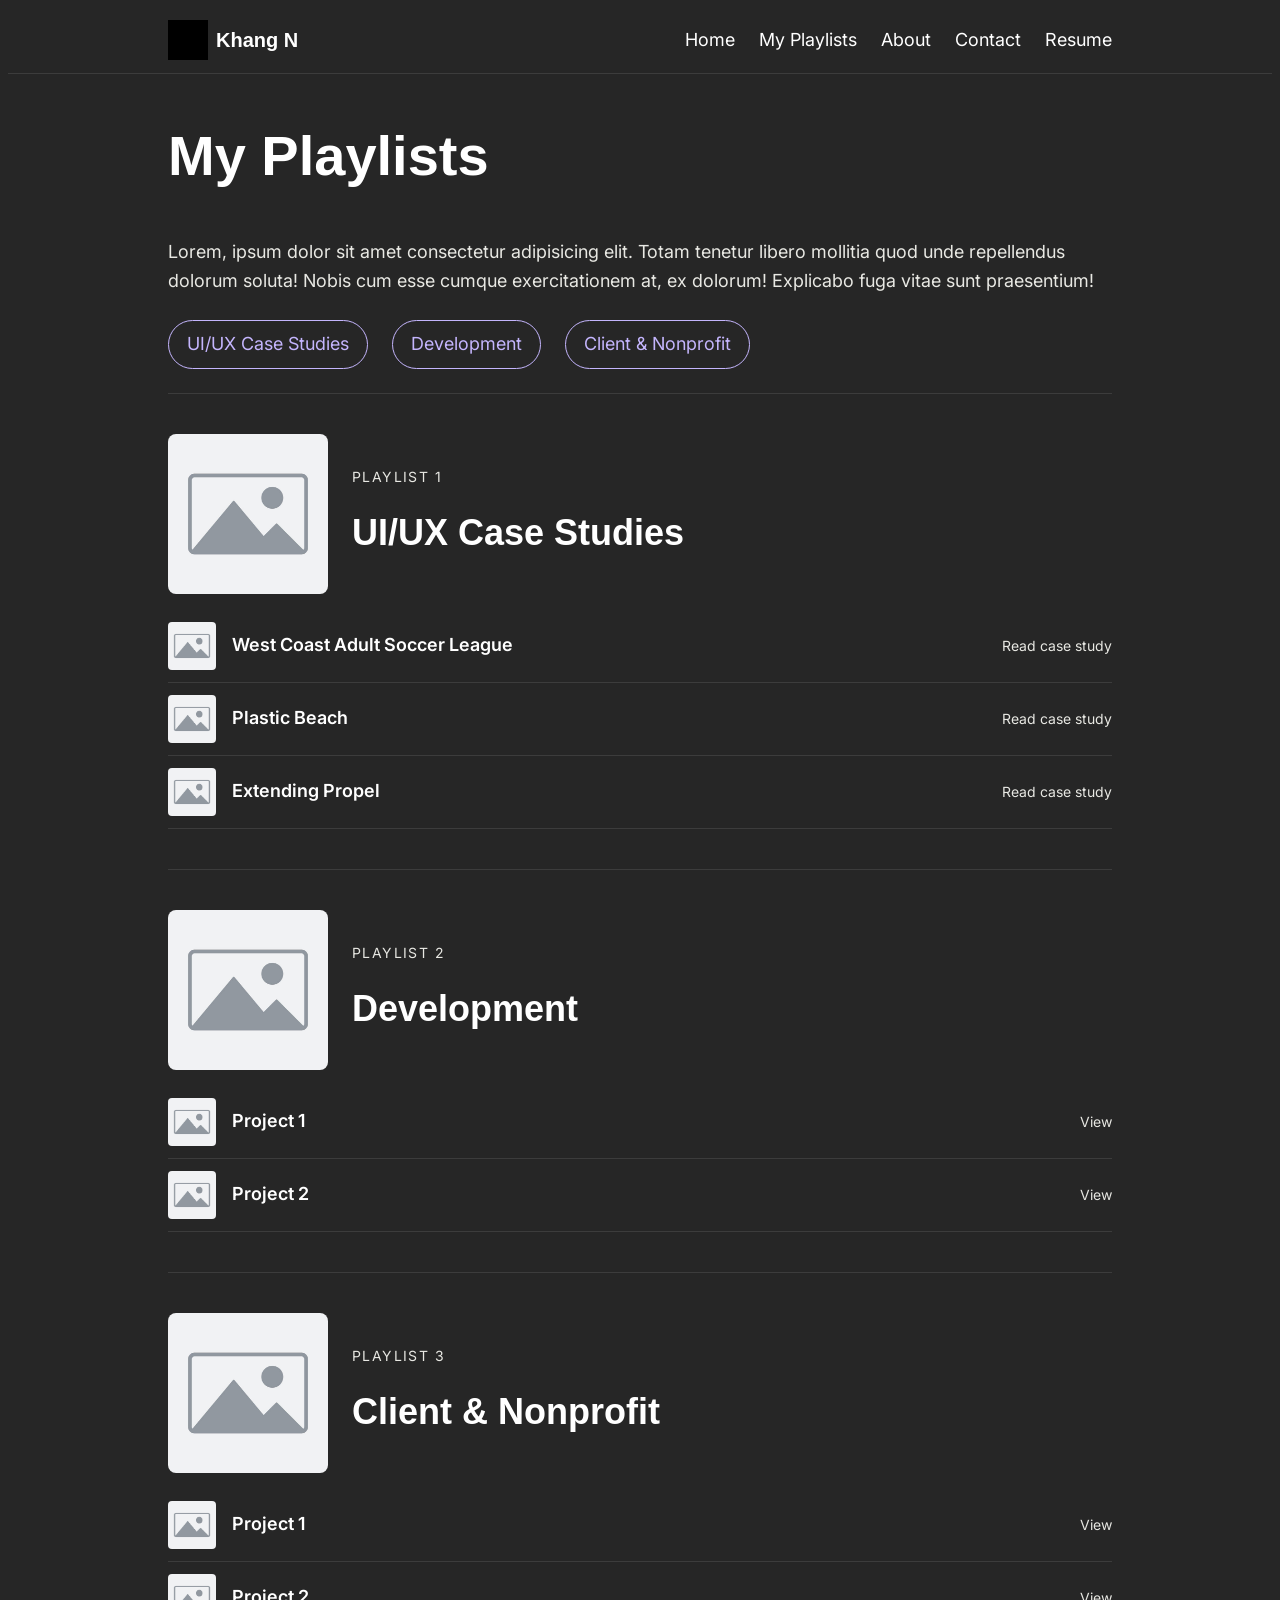
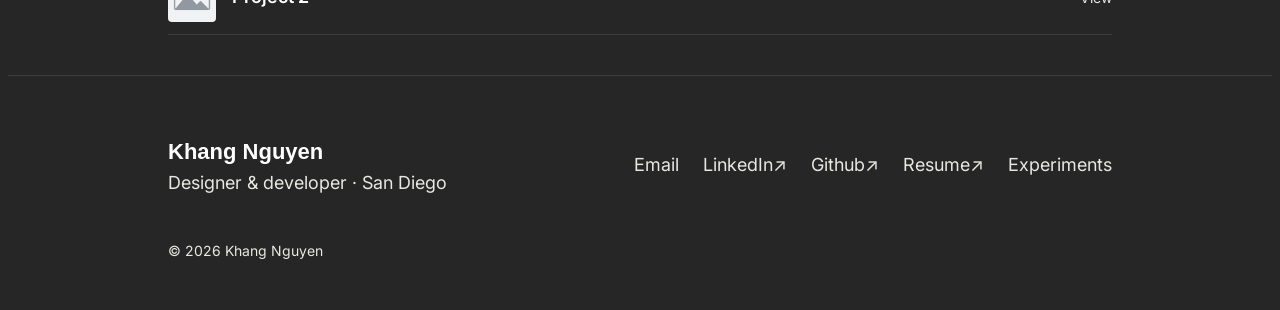
<file: playlists.html>
<!doctype html>
<html lang="en">
  <head>
    <meta charset="UTF-8" />
    <meta name="viewport" content="width=device-width, initial-scale=1.0" />
    <meta
      name="description"
      content="All Khang's projects grouped into playlists: UI/UX case studies, development, and client work"
    />
    <title>My Playlists | Khang Nguyen</title>
    <link rel="icon" href="images/favicon.png" type="image/png" />
    <link rel="stylesheet" href="css/styles.css"/>
  </head>
  <body>
    <header>
      <a href="index.html">
        <svg width="40" height="40" viewBox="0 0 40 40" role="img">
          <title>Khang's logo</title>
          <rect width="40" height="40" fill="black" />
        </svg>
        Khang N
      </a>
      <nav>
        <ul>
          <li>
            <a href="index.html">Home</a>
          </li>
          <li>
            <a href="playlists.html">My Playlists</a>
          </li>
          <li>
            <a href="about.html">About</a>
          </li>
          <li>
            <a href="contact.html">Contact</a>
          </li>
          <li>
            <a href="resume/khangresume.pdf" target="_blank">Resume</a>
          </li>
        </ul>
      </nav>
    </header>
    <main>
      <h1>My Playlists</h1>
      <p>
        Lorem, ipsum dolor sit amet consectetur adipisicing elit. Totam tenetur
        libero mollitia quod unde repellendus dolorum soluta! Nobis cum esse
        cumque exercitationem at, ex dolorum! Explicabo fuga vitae sunt
        praesentium!
      </p>
      <nav aria-label="Playlists">
        <ul>
          <li><a href="#uiux">UI/UX Case Studies</a></li>
          <li><a href="#development">Development</a></li>
          <li><a href="#client">Client &amp; Nonprofit</a></li>
        </ul>
      </nav>
      <section id="uiux" class="playlist">
        <img
          src="images/placeholder.jpg"
          alt="placeholder for Ui/Ux"
          width="160"
          height="160"
        />
        <p>Playlist 1</p>
        <h2>UI/UX Case Studies</h2>
        <ol>
          <li>
            <img
              src="images/placeholder.jpg"
              alt="Placeholder thumbnail for WCASL"
              width="48"
              height="48"
            />
            <a href="case-study-wcasl.html">West Coast Adult Soccer League</a>
            <span>Read case study</span>
          </li>
          <li>
            <img
              src="images/placeholder.jpg"
              alt="Placeholder thumbnail for Plastic Beach"
              width="48"
              height="48"
            />
            <a href="case-study-plastic-beach.html">Plastic Beach</a>
            <span>Read case study</span>
          </li>
          <li>
            <img
              src="images/placeholder.jpg"
              alt="Placeholder thumbnail for Extending Propel"
              width="48"
              height="48"
            />
            <a href="case-study-propel.html">Extending Propel</a>
            <span>Read case study</span>
          </li>
        </ol>
      </section>
      <section id="development" class="playlist">
        <img
          src="images/placeholder.jpg"
          alt="Placeholder cover for the Development playlist"
          width="160"
          height="160"
        />
        <p>Playlist 2</p>
        <h2>Development</h2>
        <ol>
          <li>
            <img
              src="images/placeholder.jpg"
              alt="Placeholder thumbnail for project 1"
              width="48"
              height="48"
            />
            <a href="#">Project 1</a>
            <span>View</span>
          </li>
          <li>
            <img
              src="images/placeholder.jpg"
              alt="Placeholder thumbnail for project 2"
              width="48"
              height="48"
            />
            <a href="#">Project 2</a>
            <span>View</span>
          </li>
        </ol>
      </section>
      <section id="client" class="playlist">
        <img
          src="images/placeholder.jpg"
          alt="Placeholder cover for the Client &amp; Nonprofit playlist"
          width="160"
          height="160"
        />
        <p>Playlist 3</p>
        <h2>Client &amp; Nonprofit</h2>
        <ol>
          <li>
            <img
              src="images/placeholder.jpg"
              alt="Placeholder thumbnail for project 1"
              width="48"
              height="48"
            />
            <a href="#">Project 1</a>
            <span>View</span>
          </li>
          <li>
            <img
              src="images/placeholder.jpg"
              alt="Placeholder thumbnail for project 2"
              width="48"
              height="48"
            />
            <a href="#">Project 2</a>
            <span>View</span>
          </li>
        </ol>
      </section>
    </main>
    <footer>
      <p>
        <b>Khang Nguyen</b> <br />
        Designer &amp; developer &middot; San Diego
      </p>
      <ul>
        <li><a href="mailto:khn042@ucsd.edu">Email</a></li>
        <li>
          <a href="https://www.linkedin.com/in/khangnguyen05" target="_blank"
            >LinkedIn</a
          >
        </li>
        <li><a href="https://github.com/khanggn" target="_blank">Github</a></li>
        <li><a href="resume/khangresume.pdf" target="_blank">Resume</a></li>
        <li><a href="experiments.html">Experiments</a></li>
      </ul>
      <p>&copy; 2026 Khang Nguyen</p>
    </footer>
  </body>
</html>
</file>
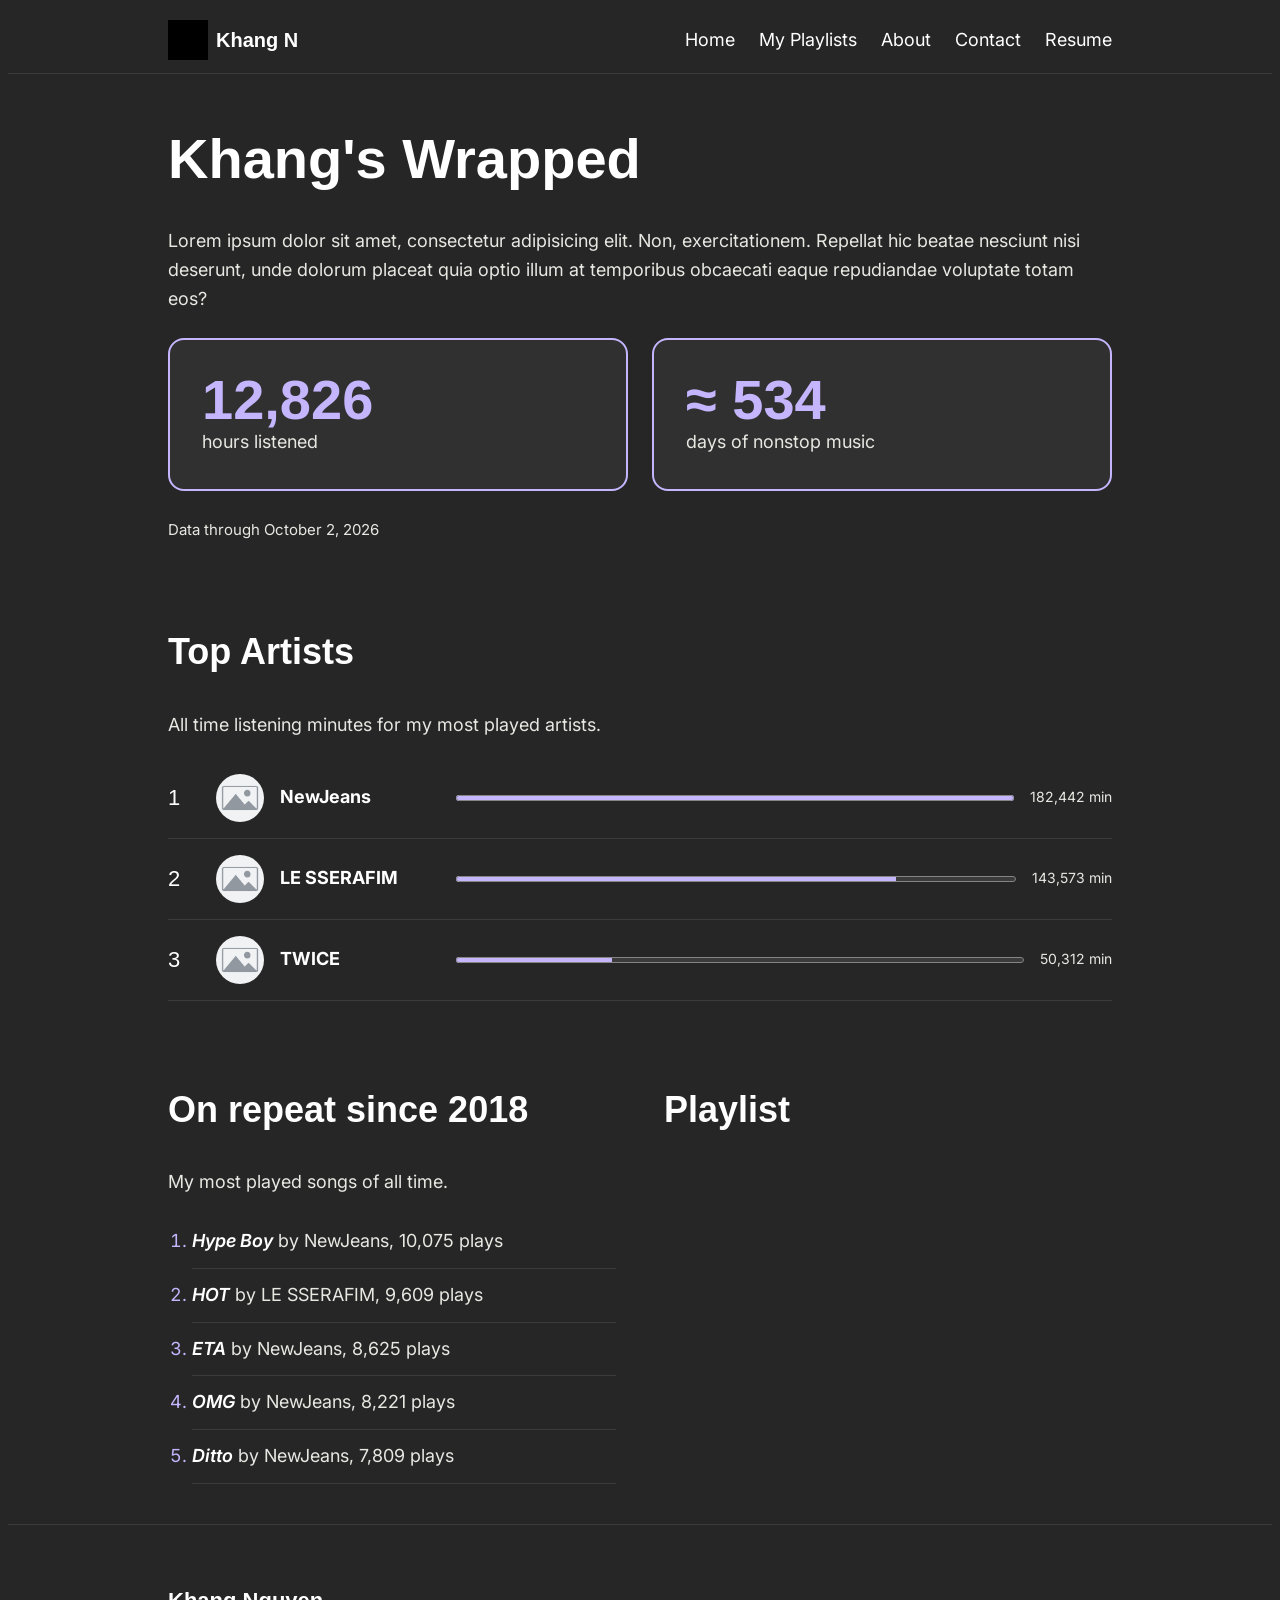
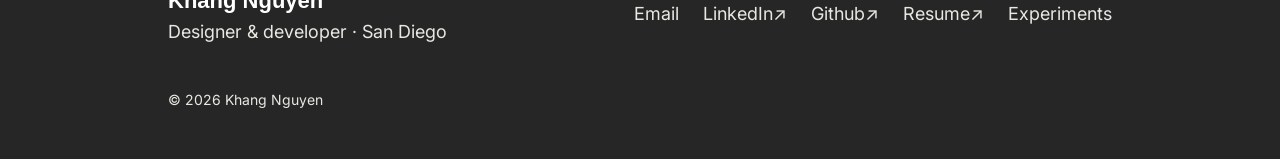
<file: wrapped.html>
<!doctype html>
<html lang="en">
  <head>
    <meta charset="UTF-8" />
    <meta name="viewport" content="width=device-width, initial-scale=1.0" />
    <meta
      name="description"
      content="Khang's Spotify listening stats: hours listened, top artists, and the songs on repeat since 2018."
    />
    <title>Khang's Wrapped | Khang Nguyen</title>
    <link rel="icon" href="images/favicon.png" type="image/png" />
    <link rel="stylesheet" href="css/styles.css"/>
  </head>
  <body>
    <header>
      <a href="index.html">
        <svg width="40" height="40" viewBox="0 0 40 40" role="img">
          <title>Khang's logo</title>
          <rect width="40" height="40" fill="black" />
        </svg>
        Khang N
      </a>
      <nav>
        <ul>
          <li>
            <a href="index.html">Home</a>
          </li>
          <li>
            <a href="playlists.html">My Playlists</a>
          </li>
          <li>
            <a href="about.html">About</a>
          </li>
          <li>
            <a href="contact.html">Contact</a>
          </li>
          <li>
            <a href="resume/khangresume.pdf" target="_blank">Resume</a>
          </li>
        </ul>
      </nav>
    </header>
    <main class="wrapped">
      <section class="wrapped-intro">
        <h1>Khang's Wrapped</h1>
        <p>
          Lorem ipsum dolor sit amet, consectetur adipisicing elit. Non,
          exercitationem. Repellat hic beatae nesciunt nisi deserunt, unde
          dolorum placeat quia optio illum at temporibus obcaecati eaque
          repudiandae voluptate totam eos?
        </p>
        <div class="stat">
          <p><strong>12,826</strong></p>
          <p>hours listened</p>
        </div>
        <div class="stat">
        <p><strong>&asymp; 534</strong></p>
        <p>days of nonstop music</p>
        </div>
        <p><small>Data through October 2, 2026</small></p>
      </section>
      <section class="top-artists">
        <h2>Top Artists</h2>
        <p>All time listening minutes for my most played artists.</p>
        <ol>
          <li>
            <img
              src="images/placeholder.jpg"
              alt="NewJeans"
              width="48"
              height="48"
            />
            <b>NewJeans</b>
            <progress
              value="182442"
              max="182442"
              aria-label="NewJeans listening minutes"
            >
              182,442 minutes
            </progress>
            <span>182,442 min</span>
          </li>
          <li>
            <img
              src="images/placeholder.jpg"
              alt="LE SSERAFIM"
              width="48"
              height="48"
            />
            <b>LE SSERAFIM</b>
            <progress
              value="143573"
              max="182442"
              aria-label="LE SSERAFIM listening minutes"
            >
              143,573 minutes
            </progress>
            <span>143,573 min</span>
          </li>
          <li>
            <img
              src="images/placeholder.jpg"
              alt="TWICE"
              width="48"
              height="48"
            />
            <b>TWICE</b>
            <progress
              value="50312"
              max="182442"
              aria-label="TWICE listening minutes"
            >
              50,312 minutes
            </progress>
            <span>50,312 min</span>
          </li>
        </ol>
      </section>
      <section class="on-repeat">
        <h2>On repeat since 2018</h2>
        <p>My most played songs of all time.</p>
        <ol>
          <li><i>Hype Boy</i> by NewJeans, 10,075 plays</li>
          <li><i>HOT</i> by LE SSERAFIM, 9,609 plays</li>
          <li><i>ETA</i> by NewJeans, 8,625 plays</li>
          <li><i>OMG</i> by NewJeans, 8,221 plays</li>
          <li><i>Ditto</i> by NewJeans, 7,809 plays</li>
        </ol>
      </section>
      <section class="spotify">
        <h2>Playlist</h2>
        <iframe
          src="https://open.spotify.com/embed/track/0a4MMyCrzT0En247IhqZbD"
          title="Spotify player: Hype Boy by NewJeans"
          width="400"
          height="152"
          allow="encrypted-media"
        ></iframe>
      </section>
    </main>
    <footer>
      <p>
        <b>Khang Nguyen</b> <br />
        Designer &amp; developer &middot; San Diego
      </p>
      <ul>
        <li><a href="mailto:khn042@ucsd.edu">Email</a></li>
        <li>
          <a href="https://www.linkedin.com/in/khangnguyen05" target="_blank"
            >LinkedIn</a
          >
        </li>
        <li><a href="https://github.com/khanggn" target="_blank">Github</a></li>
        <li><a href="resume/khangresume.pdf" target="_blank">Resume</a></li>
        <li><a href="experiments.html">Experiments</a></li>
      </ul>
      <p>&copy; 2026 Khang Nguyen</p>
    </footer>
  </body>
</html>
</file>
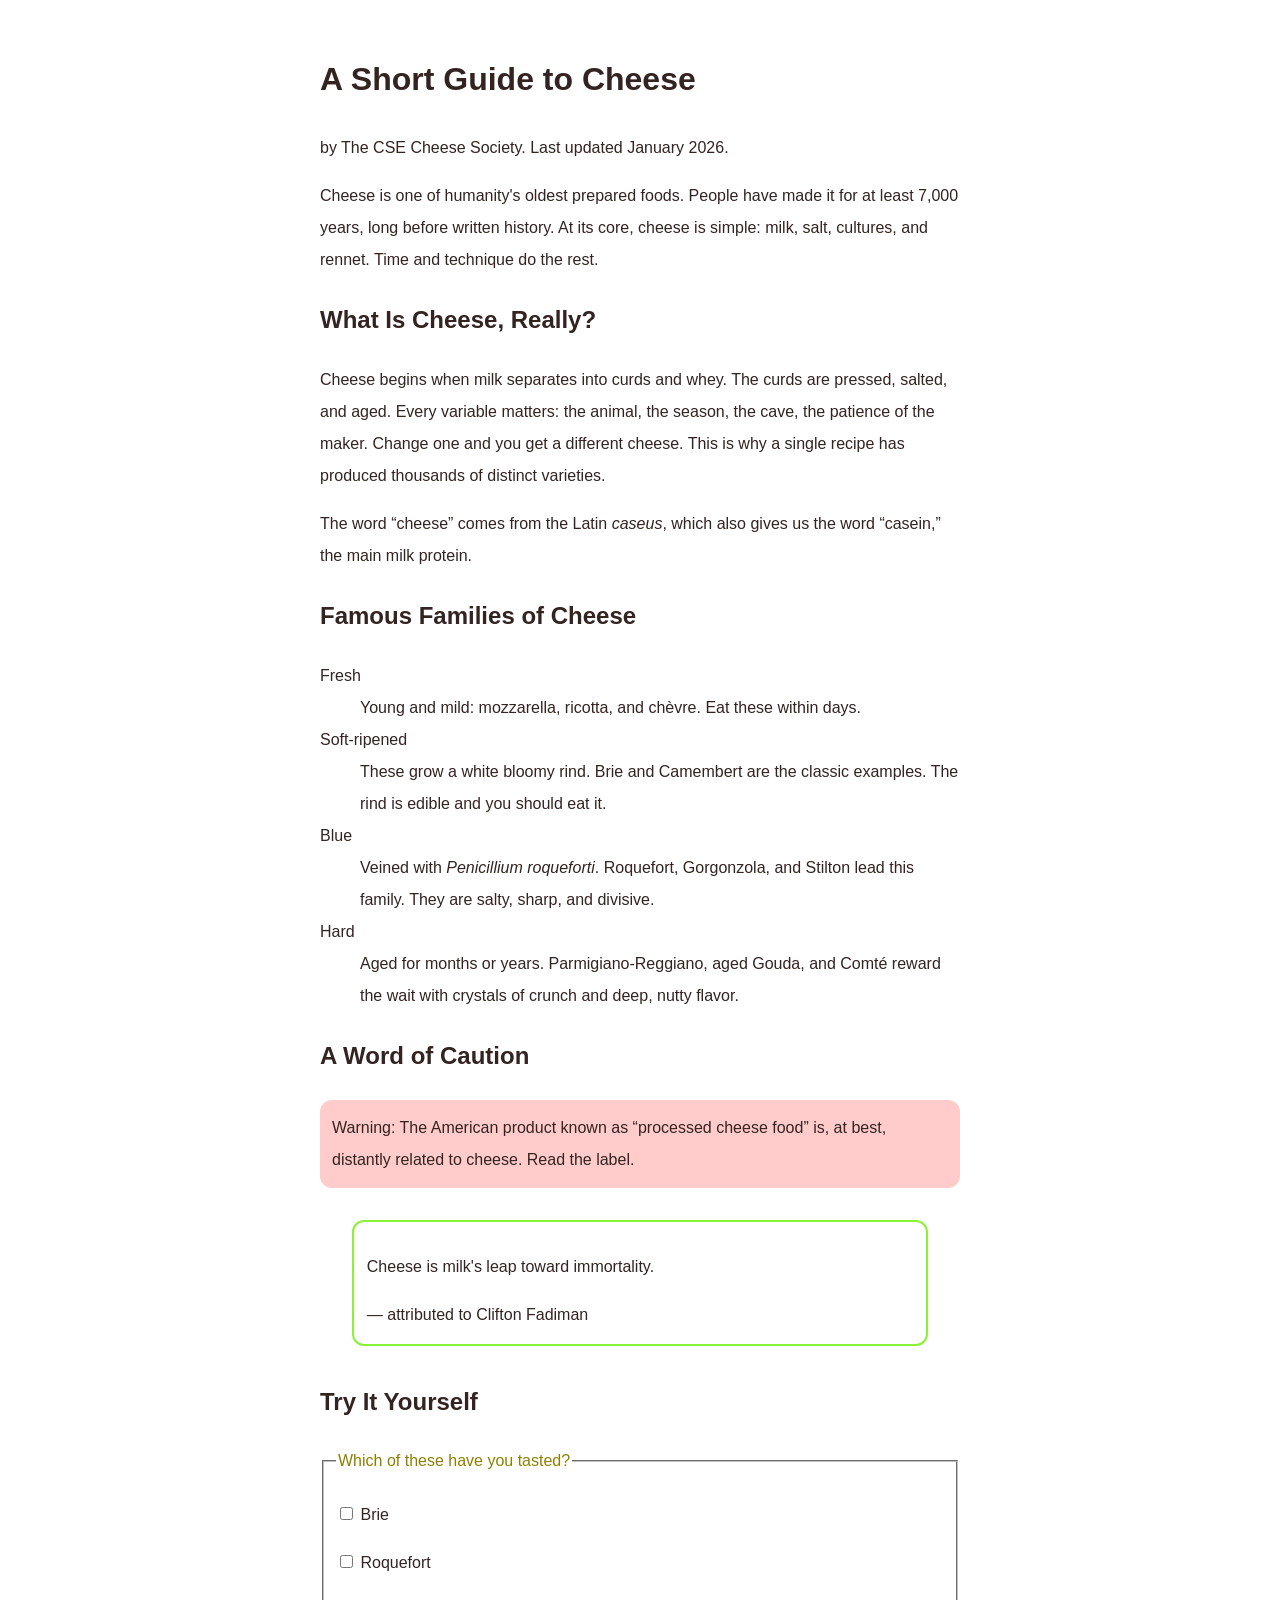
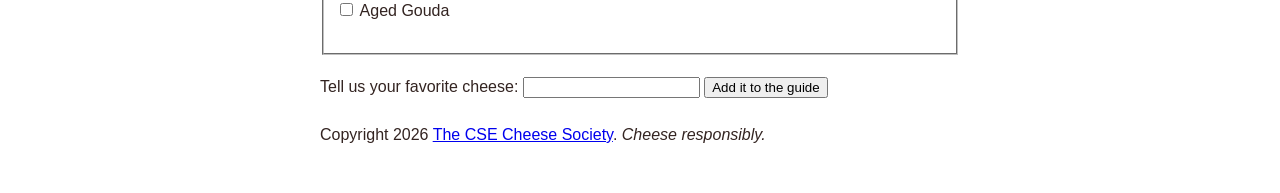
<file: part1/cheese.html>
<!DOCTYPE html>
<html lang="en">
<head>
  <meta charset="UTF-8">
  <meta name="viewport" content="width=device-width, initial-scale=1">
  <title>A Short Guide to Cheese</title>
    <link rel="stylesheet" href="cheese.css">
</head>
<body>
  <header>
    <h1>A Short Guide to Cheese</h1>
    <p>by The CSE Cheese Society. Last updated <time datetime="2026-01">January 2026</time>.</p>
  </header>

  <main>
    <article>
      <p>Cheese is one of humanity's oldest prepared foods. People have made
      it for at least 7,000 years, long before written history. At its core,
      cheese is simple: milk, salt, cultures, and rennet. Time and technique
      do the rest.</p>

      <section>
        <h2>What Is Cheese, Really?</h2>
        <p>Cheese begins when milk separates into curds and whey. The curds
        are pressed, salted, and aged. Every variable matters: the animal,
        the season, the cave, the patience of the maker. Change one and you
        get a different cheese. This is why a single recipe has produced
        thousands of distinct varieties.</p>
        <p>The word <q>cheese</q> comes from the Latin
        <span class="latin" lang="la">caseus</span>, which also gives us the word
        <q>casein,</q> the main milk protein.</p>
      </section>

      <section>
        <h2>Famous Families of Cheese</h2>

        <dl>
          <dt>Fresh</dt>
          <dd>Young and mild: mozzarella, ricotta, and
          <span lang="fr">chèvre</span>. Eat these within days.</dd>

          <dt>Soft-ripened</dt>
          <dd>These grow a white bloomy rind. Brie and Camembert are the
          classic examples. The rind is edible and you should eat it.</dd>

          <dt>Blue</dt>
          <dd>Veined with <span class="latin" lang="la">Penicillium
          roqueforti</span>. Roquefort, Gorgonzola, and Stilton lead this
          family. They are salty, sharp, and divisive.</dd>

          <dt>Hard</dt>
          <dd>Aged for months or years. Parmigiano-Reggiano, aged Gouda,
          and <span lang="fr">Comté</span> reward the wait with crystals
          of crunch and deep, nutty flavor.</dd>
        </dl>
      </section>

      <section>
        <h2>A Word of Caution</h2>
        <p id="warning">Warning: The American product known as
        <q>processed cheese food</q> is, at best, distantly related to
        cheese. Read the label.</p>

        <blockquote>
          <p>Cheese is milk's leap toward immortality.</p>
          <footer>— attributed to Clifton Fadiman</footer>
        </blockquote>
      </section>

      <section>
        <h2>Try It Yourself</h2>
        <form>
          <fieldset>
            <legend>Which of these have you tasted?</legend>
            <p><input type="checkbox" id="c-brie" name="tasted" value="brie">
               <label for="c-brie">Brie</label></p>
            <p><input type="checkbox" id="c-roquefort" name="tasted" value="roquefort">
               <label for="c-roquefort">Roquefort</label></p>
            <p><input type="checkbox" id="c-gouda" name="tasted" value="gouda">
               <label for="c-gouda">Aged Gouda</label></p>
          </fieldset>
          <p>
            <label for="fav">Tell us your favorite cheese:</label>
            <input type="text" id="fav" name="favorite">
            <button type="submit">Add it to the guide</button>
          </p>
        </form>
      </section>
    </article>
  </main>
  <footer>
    <p>Copyright 2026 <a href="https://example.com/cheese-society">The CSE
    Cheese Society</a>. <em>Cheese responsibly.</em></p>
  </footer>
</body>
</html>
</file>
<file: css/styles.css>
@import url("https://fonts.googleapis.com/css2?family=Inter:wght@400;600&display=swap");
@import url("https://api.fontshare.com/v2/css?f[]=clash-display@600,700&display=swap");

:root {
    --color-bg: #262626;
    --color-text: #E8E8E3;
    --color-heading: #FFFFFF;
    --color-accent: #C4B5FD;
    --color-muted: #4E4A5C;

    --font-body: "Inter", system-ui, sans-serif;
    --font-heading: "Clash Display", sans-serif;

    --text-sm: 0.875rem;
    --text-base: 1.125rem;
    --text-h1: 3.5rem;
    --text-h2: 2.25rem;
    --text-h3: 1.375rem;

    --page-padding: 1.5rem;

    --color-surface: #303030;
    --radius: 1rem;

}
/* Styling General elements */
body {
    font-family: var(--font-body);
    font-size: var(--text-base);
    color: var(--color-text);
    background-color: var(--color-bg);
    line-height: 1.6;
}

h1, h2, h3 {
    font-family: var(--font-heading);
    color: var(--color-heading);
}

h1 {
    font-size: var(--text-h1);
}

h2 {
    font-size: var(--text-h2);
}

h3 {
    font-size: var(--text-h3);
}

body > header, main, body > footer {
    padding: 0 var(--page-padding);
}

/* nav bar */

body > header {
    display: flex;
    justify-content: space-between;
    align-items: center;
    gap: 1rem;
    border-bottom: 1px solid rgba(255, 255, 255, 0.1);
    flex-wrap: wrap;
}

/* child combinator: targets only the logo link directly inside the header, not the nav links */
header > a {
    display: flex;
    align-items: center;
    gap: 0.5rem;
    font-family: var(--font-heading);
    font-weight: 700;
    font-size: 1.25rem;
    color: var(--color-heading);
    text-decoration: none;
    white-space: nowrap;
}

nav ul {
    display: flex;
    flex-wrap: wrap;
    gap: 1.5rem;
    list-style: none;
    padding: 0;
}

/* descendant combinator: targets every link inside the nav */
nav a {
    color: var(--color-heading);
    text-decoration: none;
}

nav a:hover {
    color: var(--color-accent);
}

a {
    color: var(--color-accent);
}

a:hover {
    color: var(--color-heading);
}

a:focus,
button:focus,
input:focus,
textarea:focus {
    outline: 3px solid var(--color-accent);
    outline-offset: 3px;
}

/* HOMEPAGE */
/* hero section */
img {
    max-width: 100%;
    height: auto;
    display: block;
}

.hero {
    display: grid;
    gap: 1.5rem;
    padding-block: 4rem;
}

.hero strong {
    color: var(--color-accent);
}

.hero-action {
    display: flex;
    flex-wrap: wrap;
    gap: 1rem;
}

.hero-action a {
    padding: 0.75em 1.5em;
    border: 2px solid var(--color-accent);
    border-radius: 999px;
    background-color: var(--color-accent);
    color: var(--color-bg);
    font-weight: 600;
    text-decoration: none;
}

/* adjacent sibling combinator: targets the second hero button to make it an outline button */
.hero-action a + a {
    background-color: transparent;
    color: var(--color-accent);
}

.hero-action a:hover {
    background-color: var(--color-heading);
    border-color: var(--color-heading);
    color: var(--color-bg);
}


/* featured tracks */
.featured {
    padding-block: 3rem;
    display: grid; 
}

.featured h2 {
    margin: 0;
}

.featured > a {
    text-decoration: none;
    font-weight: 600;
}

.featured > a:hover {
    text-decoration: underline;
}

track-card {
    display: grid;
}

.card-grid {
    grid-column: 1 / -1;
    display: grid;
    gap: 1.5rem;
    margin-top: 1.5rem;
}

track-card > article {
    display: flex;
    flex-direction: column;
    padding: 1.25rem;
    background-color: var(--color-surface);
    border: 1px solid rgba(255, 255, 255, 0.1);
    border-radius: var(--radius);
}

track-card img {
    width: 100%;
    border-radius: calc(var(--radius)/2);
}

track-card h3 a {
    color: var(--color-heading);
    text-decoration: none;
}

track-card h3 a:hover{
    color: var(--color-accent)
}

track-card span, .records article > span {
    margin-top: auto;
    align-self: flex-start;
    display: inline-block;
    padding: 0.25em 0.75em;
    font-size: var(--text-sm);
    color: var(--color-text);
    background-color: var(--color-muted);
    border-radius: 999px;
}

/* off the record */
.records {
    display: grid;
    gap: 1.5rem;
    padding-block: 3rem;
}

.records > h2 {
    grid-column: 1 / -1;
    margin: 0;
}

.records article {
    display: flex;
    flex-direction: column;
    padding: 1.25rem;
    background-color: var(--color-surface);
    border: 1px solid rgba(255, 255, 255, 0.1);
    border-radius: var(--radius);
}

.records strong {
    font-family: var(--font-heading);
    font-size: var(--text-h2);
    color: var(--color-accent);
}

.photos {
    display: flex;
    gap: 0.5rem;
}

.photos img {
    border-radius: calc(var(--radius) / 2);
}

.records article > span {
    display: block;
    width: fit-content;
    margin-top: 0;
    margin-bottom: 1rem;
}

.records article > a {
    margin-top: auto;
    align-self: flex-start;
    font-weight: 600;
    text-decoration: none;
}

.records article > a:hover {
    text-decoration: underline;
}

/* footer */
body > footer {
    display: grid;
    gap: 1.5rem;
    padding-top: 2.5rem;
    padding-bottom: 2.5rem;
    border-top: 1px solid rgba(255, 255, 255, 0.1);
}

body > footer b {
    font-family: var(--font-heading);
    font-size: var(--text-h3);
    color: var(--color-heading);
}

body > footer ul {
    display: flex;
    flex-wrap: wrap;
    gap: 1.5rem;
    list-style: none;
    margin: 0;
    padding: 0;
}

body > footer a {
    color: var(--color-text);
    text-decoration: none;
}

body > footer a:hover {
    color: var(--color-accent);
}

/* attribute selector: footer links that open in a new tab get an arrow so users know they'll leave the site */
body > footer a[target="_blank"]::after{
    content: "↗";
}

body > footer p:last-child {
    margin: 0;
    font-size: var(--text-sm);
}

/* PLAYLIST PAGE */

nav[aria-label="Playlists"] ul {
    margin: 1.5rem 0;
    padding: 0;
}

nav[aria-label="Playlists"] a {
    display: inline-block;
    padding: 0.5em 1em;
    border: 1px solid var(--color-accent);
    border-radius: 999px;
    color: var(--color-accent);
}

nav[aria-label="Playlists"] a:hover {
    background-color: var(--color-accent);
    color: var(--color-bg);
}

.playlist {
    display: grid;
    gap: 1rem;
    padding-block: 2.5rem;
    border-top: 1px solid rgba(255, 255, 255, 0.1);
}

/* Child combinator: the playlist cover image */
.playlist > img {
    border-radius: calc(var(--radius) / 2);
}

.playlist > p {
    margin: 0;
    font-size: var(--text-sm);
    text-transform: uppercase;
    letter-spacing: 0.1em;
}

.playlist h2 {
    margin: 0;
}

.playlist ol {
    list-style: none;
    margin: 0;
    padding: 0;
}

.playlist li {
    display: grid;
    grid-template-columns: auto 1fr auto;
    align-items: center;
    gap: 1rem;
    padding-block: 0.75rem;
    border-bottom: 1px solid rgba(255, 255, 255, 0.1);
}

.playlist li img {
    border-radius: 0.25rem;
}

.playlist li a {
    color: var(--color-heading);
    font-weight: 600;
    text-decoration: none;
}

.playlist li a:hover {
    color: var(--color-accent);
}

.playlist li span {
    font-size: var(--text-sm);
}

/* ABOUT PAGE */
.about {
    display: grid;
    gap: 1rem;
    padding-block: 3rem;
}

.about > img {
    max-width: 15rem;
    border-radius: var(--radius);
}

.about h1 {
    margin: 0;
}

.about h1 ~ p {
    margin: 0;
    max-width: 65ch;
}

.about p:last-child {
    margin-top: 1rem;
    font-weight: 600;
}

/* WRAPPED PAGE */
.wrapped {
    display: grid;
    column-gap: 3rem;
}

.wrapped section {
    padding-block: 2.5rem;
}

.wrapped h2 {
    margin-top: 0;
}

.wrapped-intro {
    display: grid;
    gap: 1.5rem;
}

.wrapped-intro h1,
.wrapped-intro > p {
    margin: 0;
}

.stat {
    padding: 2rem;
    background-color: var(--color-surface);
    border: 2px solid var(--color-accent);
    border-radius: var(--radius);
}

.stat p {
    margin: 0;
}

.stat strong {
    font-family: var(--font-heading);
    font-size: var(--text-h1);
    line-height: 1;
    color: var(--color-accent);
}

.top-artists ol {
    list-style: none;
    margin: 0;
    padding: 0;
    counter-reset: rank;
}

.top-artists li {
    counter-increment: rank;
    display: grid;
    grid-template-columns: 2rem auto 1fr auto;
    align-items: center;
    gap: 0.5rem 1rem;
    padding-block: 1rem;
    border-bottom: 1px solid rgba(255, 255, 255, 0.1);
}

.top-artists li::before {
    content: counter(rank);
    font-family: var(--font-heading);
    font-size: var(--text-h3);
    color: var(--color-heading);
}

.top-artists img {
    border-radius: 50%;
}

.top-artists b {
    color: var(--color-heading);
}

.top-artists progress {
    grid-column: 2 / -1;
    width: 100%;
    height: 0.75rem;
    accent-color: var(--color-accent);
}

.top-artists li span {
    grid-row: 1;
    grid-column: 4;
    font-size: var(--text-sm);
}

.on-repeat ol {
    margin: 0;
    padding-left: 1.5rem;
}

.on-repeat li {
    padding-block: 0.75rem;
    border-bottom: 1px solid rgba(255, 255, 255, 0.1);
}

.on-repeat li::marker {
    color: var(--color-accent);
}

.on-repeat i {
    color: var(--color-heading);
    font-weight: 600;
}

.spotify iframe {
    width: 100%;
    border: 0;
    border-radius: var(--radius);
}

/* ALL THREE CASE STUDY PAGES */
.case-study {
    display: grid;
    column-gap: 3rem;
    padding-block: 2rem;
}

.case-study > header {
    display: grid;
    gap: 1.5rem;
    padding-bottom: 2.5rem;
}

.case-study > header h1,
.case-study > header p {
    margin: 0;
}

.case-study img {
    width: 100%;
    border-radius: var(--radius);
}

.case-study > header ul {
    display: grid;
    grid-template-columns: 1fr 1fr;
    gap: 1rem;
    list-style: none;
    margin: 0;
    padding: 0;
}

.case-study > header li {
    padding: 1rem;
    font-size: var(--text-sm);
    background-color: var(--color-surface);
    border-radius: calc(var(--radius) / 2);
}

.case-study > header b {
    display: block;
    color: var(--color-heading);
}

.case-study > nav {
    padding: 1.25rem;
    background-color: var(--color-surface);
    border: 1px solid rgba(255, 255, 255, 0.1);
    border-radius: var(--radius);
}

.case-study > nav h2 {
    margin: 0 0 0.75rem;
    font-size: var(--text-sm);
    text-transform: uppercase;
    letter-spacing: 0.1em;
}

.case-study > nav ol {
    margin: 0;
    padding-left: 1.25rem;
}

.case-study > nav li {
    padding-block: 0.25rem;
}

.case-study section {
    padding-block: 2.5rem;
    border-bottom: 1px solid rgba(255, 255, 255, 0.1);
}

.case-study section p,
.case-study section ul {
    max-width: 65ch;
}

.case-study section img {
    margin-top: 1.5rem;
}

.case-study section li + li {
    margin-top: 0.75rem;
}

.case-study > footer p {
    display: flex;
    flex-wrap: wrap;
    justify-content: space-between;
    gap: 1rem;
    padding-top: 2rem;
    font-weight: 600;
}

.case-study > footer a {
    text-decoration: none;
}

/* BSIDE PAGE */
.hobbies,
.currently,
.fun-facts {
    padding-block: 2.5rem;
}

.hobbies {
    display: grid;
    gap: 1.5rem;
}

.hobbies > h2 {
    margin: 0;
}

.hobbies article {
    padding: 1.25rem;
    background-color: var(--color-surface);
    border: 1px solid rgba(255, 255, 255, 0.1);
    border-radius: var(--radius);
}

.hobbies img {
    width: 100%;
    border-radius: calc(var(--radius) / 2);
}

.currently ul {
    display: grid;
    grid-template-columns: 1fr 1fr;
    gap: 1rem;
    list-style: none;
    margin: 0;
    padding: 0;
}

.currently li {
    padding: 1.25rem;
    background-color: var(--color-surface);
    border-radius: var(--radius);
}

.currently b {
    display: block;
    font-size: var(--text-sm);
    text-transform: uppercase;
    letter-spacing: 0.1em;
    color: var(--color-accent);
}

.fun-facts ol {
    max-width: 65ch;
    padding-left: 1.5rem;
}

.fun-facts li {
    padding-block: 0.5rem;
}

.fun-facts li::marker {
    font-family: var(--font-heading);
    font-weight: 700;
    color: var(--color-accent);
}

/* CONTACT PAGE */
.contact {
    display: grid;
    gap: 1rem;
}

.contact section {
    padding-block: 3rem;
}

.contact section ul {
    list-style: none;
    margin: 0;
    padding: 0;
}

.contact section li {
    padding-block: 0.75rem;
    border-bottom: 1px solid rgba(255, 255, 255, 0.1);
}

.contact section li a {
    font-weight: 600;
    text-decoration: none;
}

.contact fieldset {
    display: grid;
    gap: 0.5rem;
    margin: 0;
    padding: 1.5rem;
    background-color: var(--color-surface);
    border: 1px solid rgba(255, 255, 255, 0.1);
    border-radius: var(--radius);
}

.contact legend {
    font-family: var(--font-heading);
    font-size: var(--text-h3);
    color: var(--color-heading);
}

.contact label {
    font-size: var(--text-sm);
    font-weight: 600;
}

.contact input,
.contact textarea {
    box-sizing: border-box;
    width: 100%;
    padding: 0.75em;
    font: inherit;
    color: var(--color-text);
    background-color: var(--color-bg);
    border: 1px solid rgba(255, 255, 255, 0.2);
    border-radius: calc(var(--radius) / 2);
}

.contact button {
    justify-self: start;
    padding: 0.75em 1.5em;
    font: inherit;
    font-weight: 600;
    color: var(--color-bg);
    background-color: var(--color-accent);
    border: 2px solid var(--color-accent);
    border-radius: 999px;
    cursor: pointer;
}

.contact button:hover {
    background-color: var(--color-heading);
    border-color: var(--color-heading);
}

/* 404 PAGE */
.not-found {
    display: grid;
    gap: 1rem;
    padding-block: 4rem;
}

.not-found > img {
    border-radius: 50%;
}

.not-found h1,
.not-found > p {
    margin: 0;
}

.not-found > p:first-of-type {
    font-size: var(--text-sm);
    text-transform: uppercase;
    letter-spacing: 0.1em;
    color: var(--color-accent);
}

/* different screen sizes */
@media (min-width: 768px) {
    .hero {
        grid-template-columns: 1fr auto;
        align-items: center;
    }

    .hero picture {
        grid-column: 2;
        grid-row: 1 / span 3;
    }

    .card-grid {
        grid-template-columns: repeat(3, 1fr);
    }
    .featured {
        grid-template-columns: 1fr auto;
        align-items: baseline;
    }
    .records {
        grid-template-columns: 1fr 1fr;
    }

    body > footer {
        grid-template-columns: 1fr auto;
        align-items: center;
    }

    body > footer p:last-child {
        grid-column: 1 / -1;
    }

    .playlist {
        grid-template-columns: auto 1fr;
        column-gap: 1.5rem;
    }

    .playlist > img {
        grid-row: 1 / span 2;
    }

    .playlist > p {
        align-self: end;
    }

    .playlist h2 {
        align-self: start;
    }

    .playlist > ol {
        grid-column: 1 / -1;
    }
    .about {
        grid-template-columns: auto 1fr;
        column-gap: 3rem;
        align-items: start;
    }

    .about > img {
        grid-column: 1;
        grid-row: 1 / span 6;
    }
    .wrapped {
        grid-template-columns: 1fr 1fr;
    }

    .wrapped-intro,
    .top-artists {
        grid-column: 1 / -1;
    }

    .wrapped-intro {
        grid-template-columns: 1fr 1fr;
    }

    .wrapped-intro h1,
    .wrapped-intro > p {
        grid-column: 1 / -1;
    }

    .top-artists li {
        grid-template-columns: 2rem auto 10rem 1fr auto;
    }

    .top-artists progress {
        grid-row: 1;
        grid-column: 4;
    }

    .top-artists li span {
        grid-column: 5;
    }
    .case-study {
        grid-template-columns: 14rem 1fr;
    }

    .case-study > header,
    .case-study > footer {
        grid-column: 1 / -1;
    }

    .case-study > header ul {
        grid-template-columns: repeat(4, 1fr);
    }

    .case-study > nav {
        grid-column: 1;
        grid-row: 2 / span 6;
        align-self: start;
        position: sticky;
        top: 1.5rem;
    }

    .case-study section {
        grid-column: 2;
    }

    .hobbies {
        grid-template-columns: repeat(3, 1fr);
    }

    .hobbies > h2 {
        grid-column: 1 / -1;
    }

    .currently ul {
        grid-template-columns: repeat(4, 1fr);
    }
    .contact {
        grid-template-columns: 1fr 1fr;
        column-gap: 3rem;
        align-items: start;
    }
    .not-found {
        grid-template-columns: auto 1fr;
        column-gap: 3rem;
    }

    .not-found > img {
        grid-row: 1 / span 4;
        align-self: center;
    }
}

@media (min-width: 1024px) {
    :root {
        --page-padding: 10rem;
    }
}
</file>
<file: part1/cheese.css>
/*
  Name: Khang Nguyen
  Repository: https://github.com/khanggn/cse134b-hw3
*/

/* Typography & inheritance */
body {
    font-family: Verdana, Geneva, Tahoma, sans-serif;
    color: #332421;
    line-height: 2;
    max-width: 50%;
    margin: auto;
    padding: 2%;
}
/* h1, h2 (rem sizes) */
h1 {
    font-size: 2rem;
}
h2 {
    font-size: 1.5rem;
}
/* .latin and #warning */
.latin {
    font-style: italic;
}
#warning {
    background-color: #FFCCCB;
    padding: 12px;
    border-radius: 12px;
}
/* Layout and box model: page centering, blockquote */
blockquote {
    border: solid 2px #89F336;
    padding: 2%;
    margin: 5%;
    border-radius: 12px;
}
/* Hover and focus states */
a:hover {
    background-color: aquamarine;
    color:#332421;
}
a:focus {
    background-color: #005385;
    color: white;
}
button:focus, input:focus {
    background-color: #89F336;
    font-weight: bold;
    outline: solid 3px black;
    outline-offset: 2px;
}

/* Cascade demo */
legend {
    color:white;
}
legend {
    color: #8B8000;
}
/* 
Here we can see both of the rules are using the same selector, the legend element.
The one that comes first, sets all legend text to be white first. 
However, right after the first rule the second rule also sets the legend text color to be the yellow hex.
The first rule gets overridden by the second rule because when there is a tie (same specificity), the rule that comes later wins. 
Hence the term cascading. 
*/
</file>
